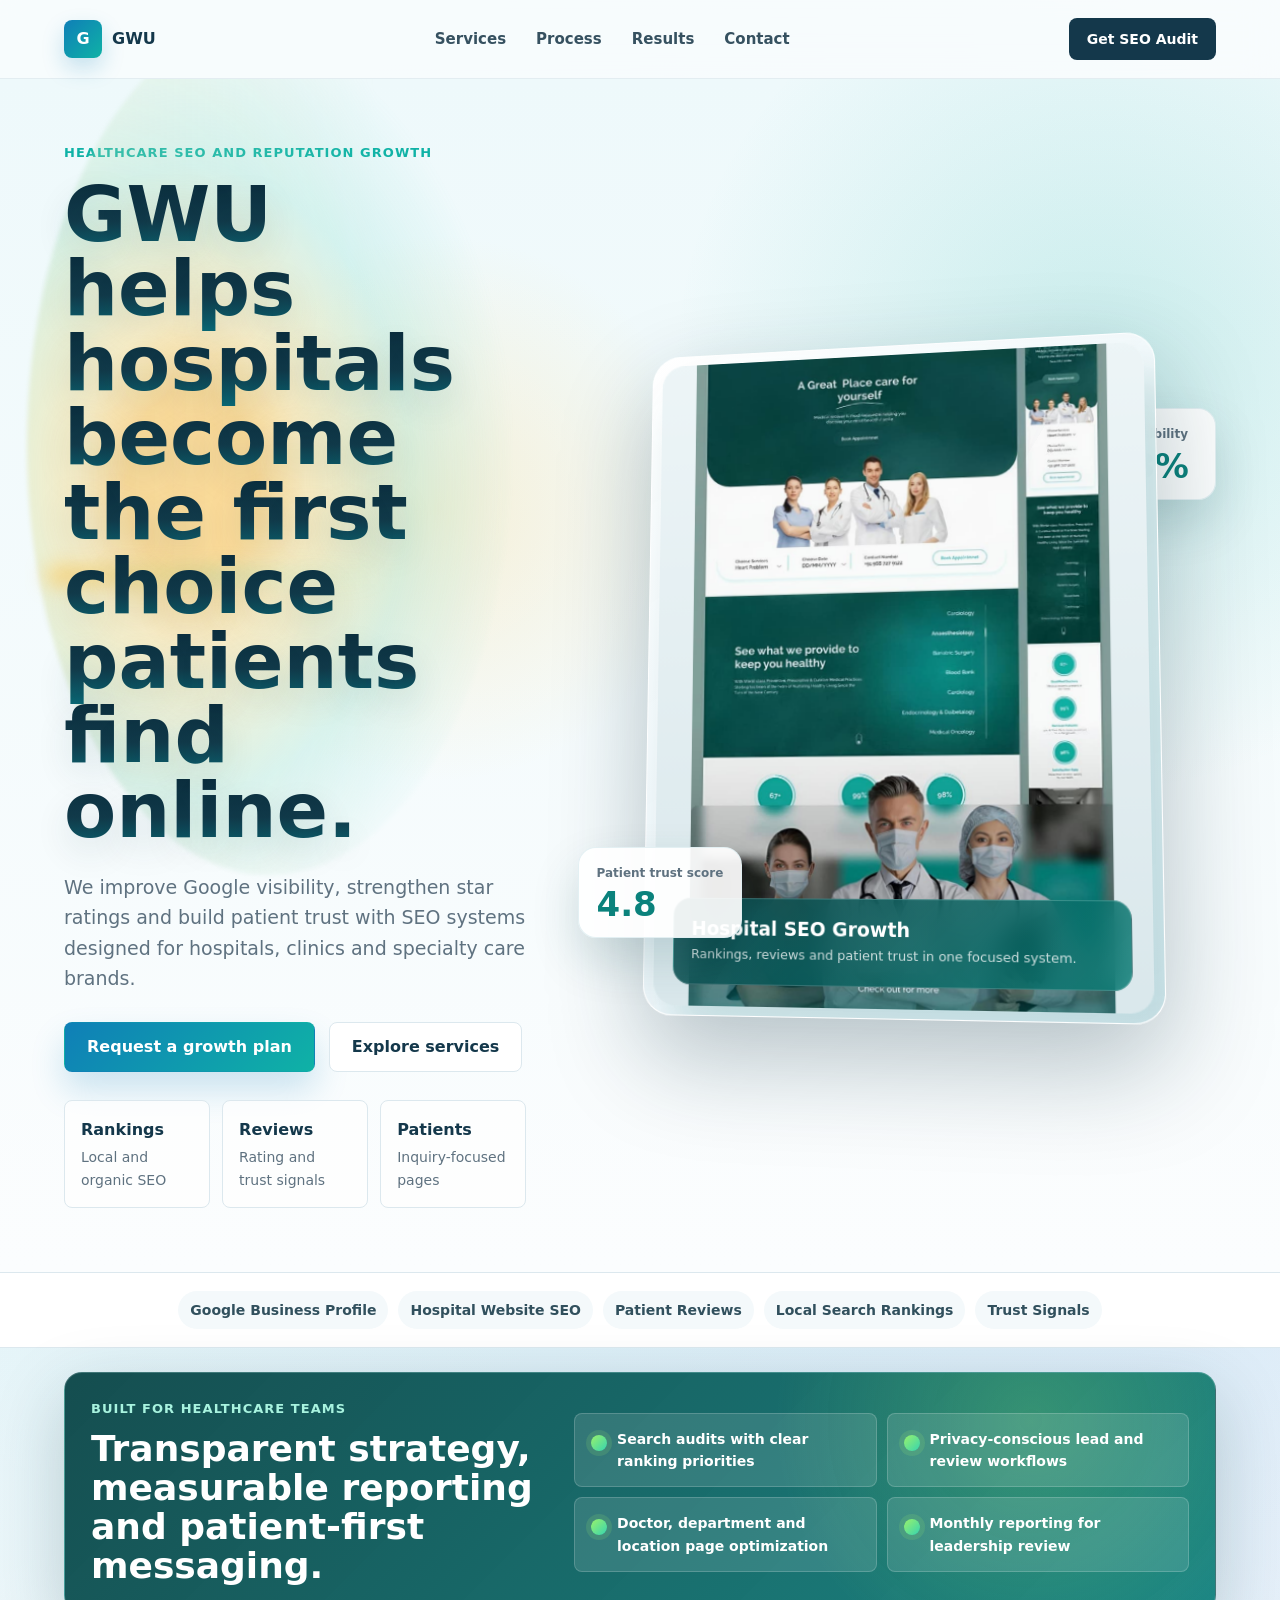
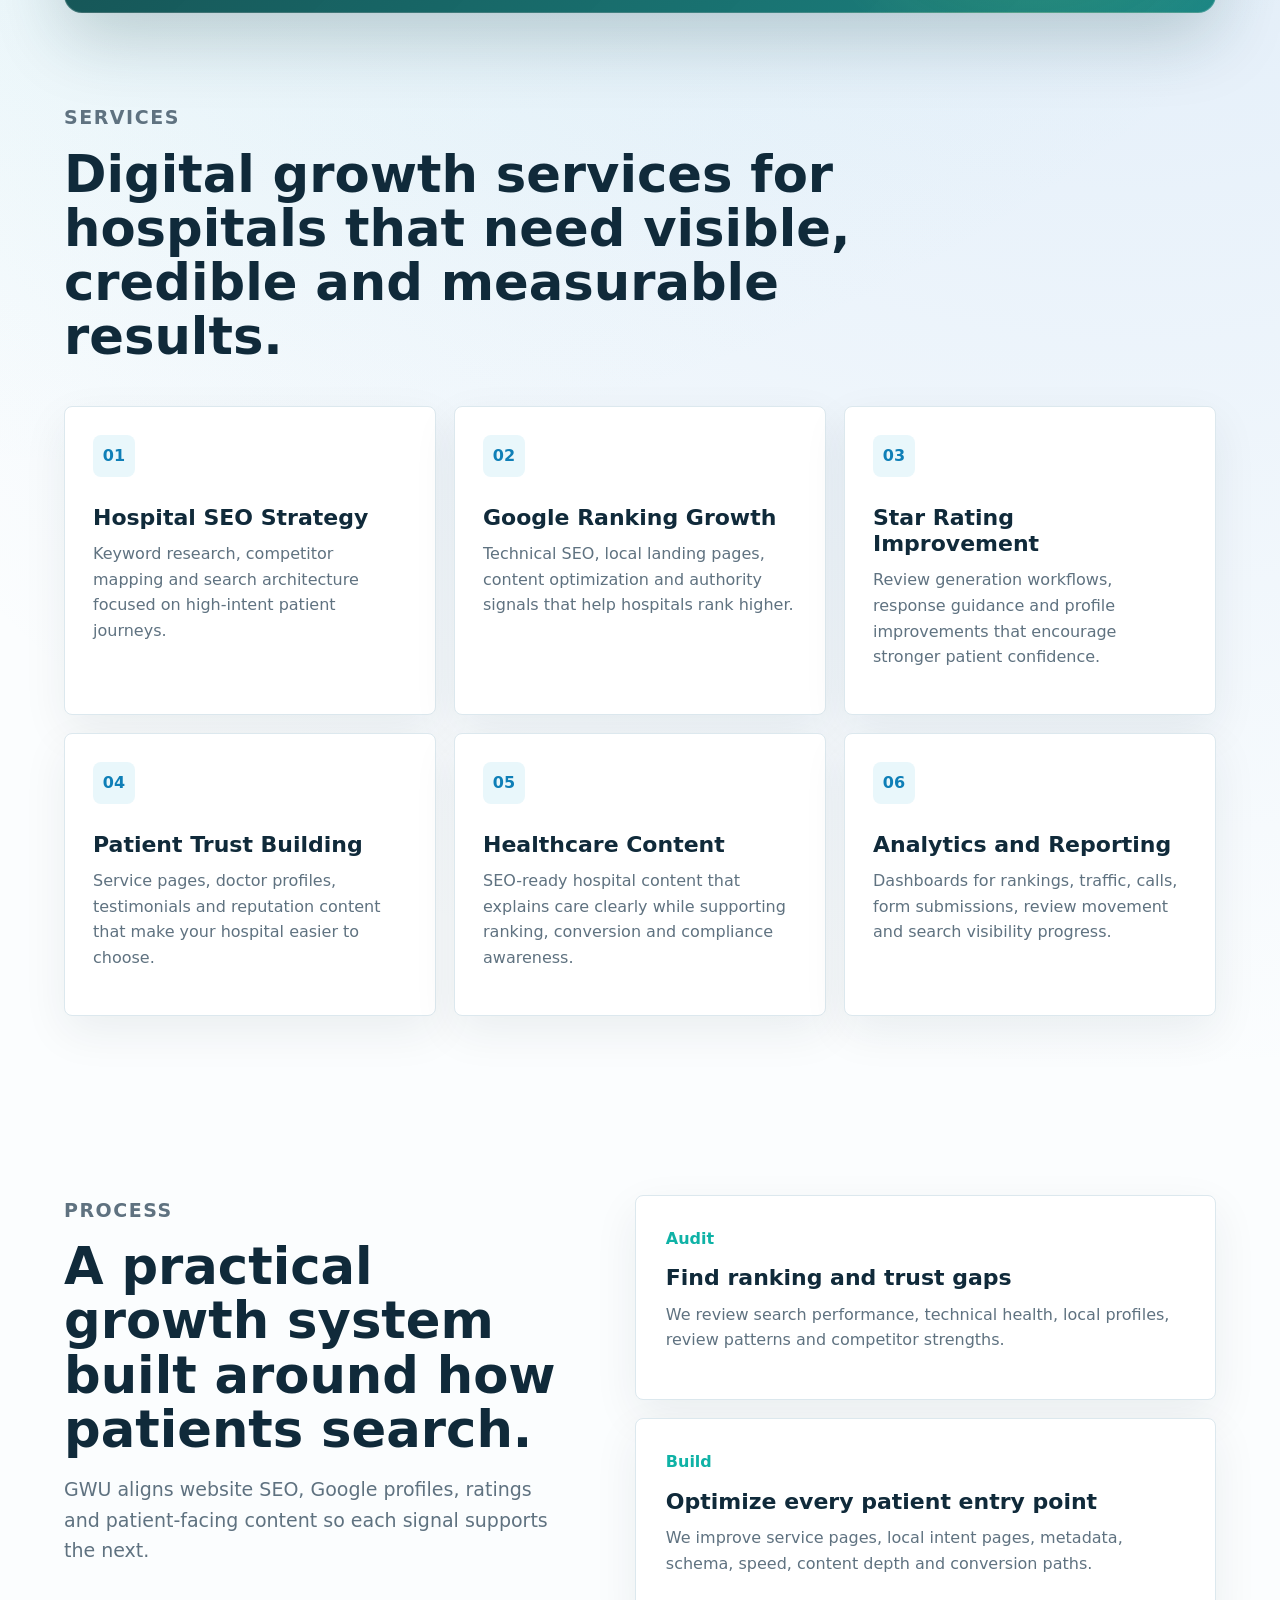
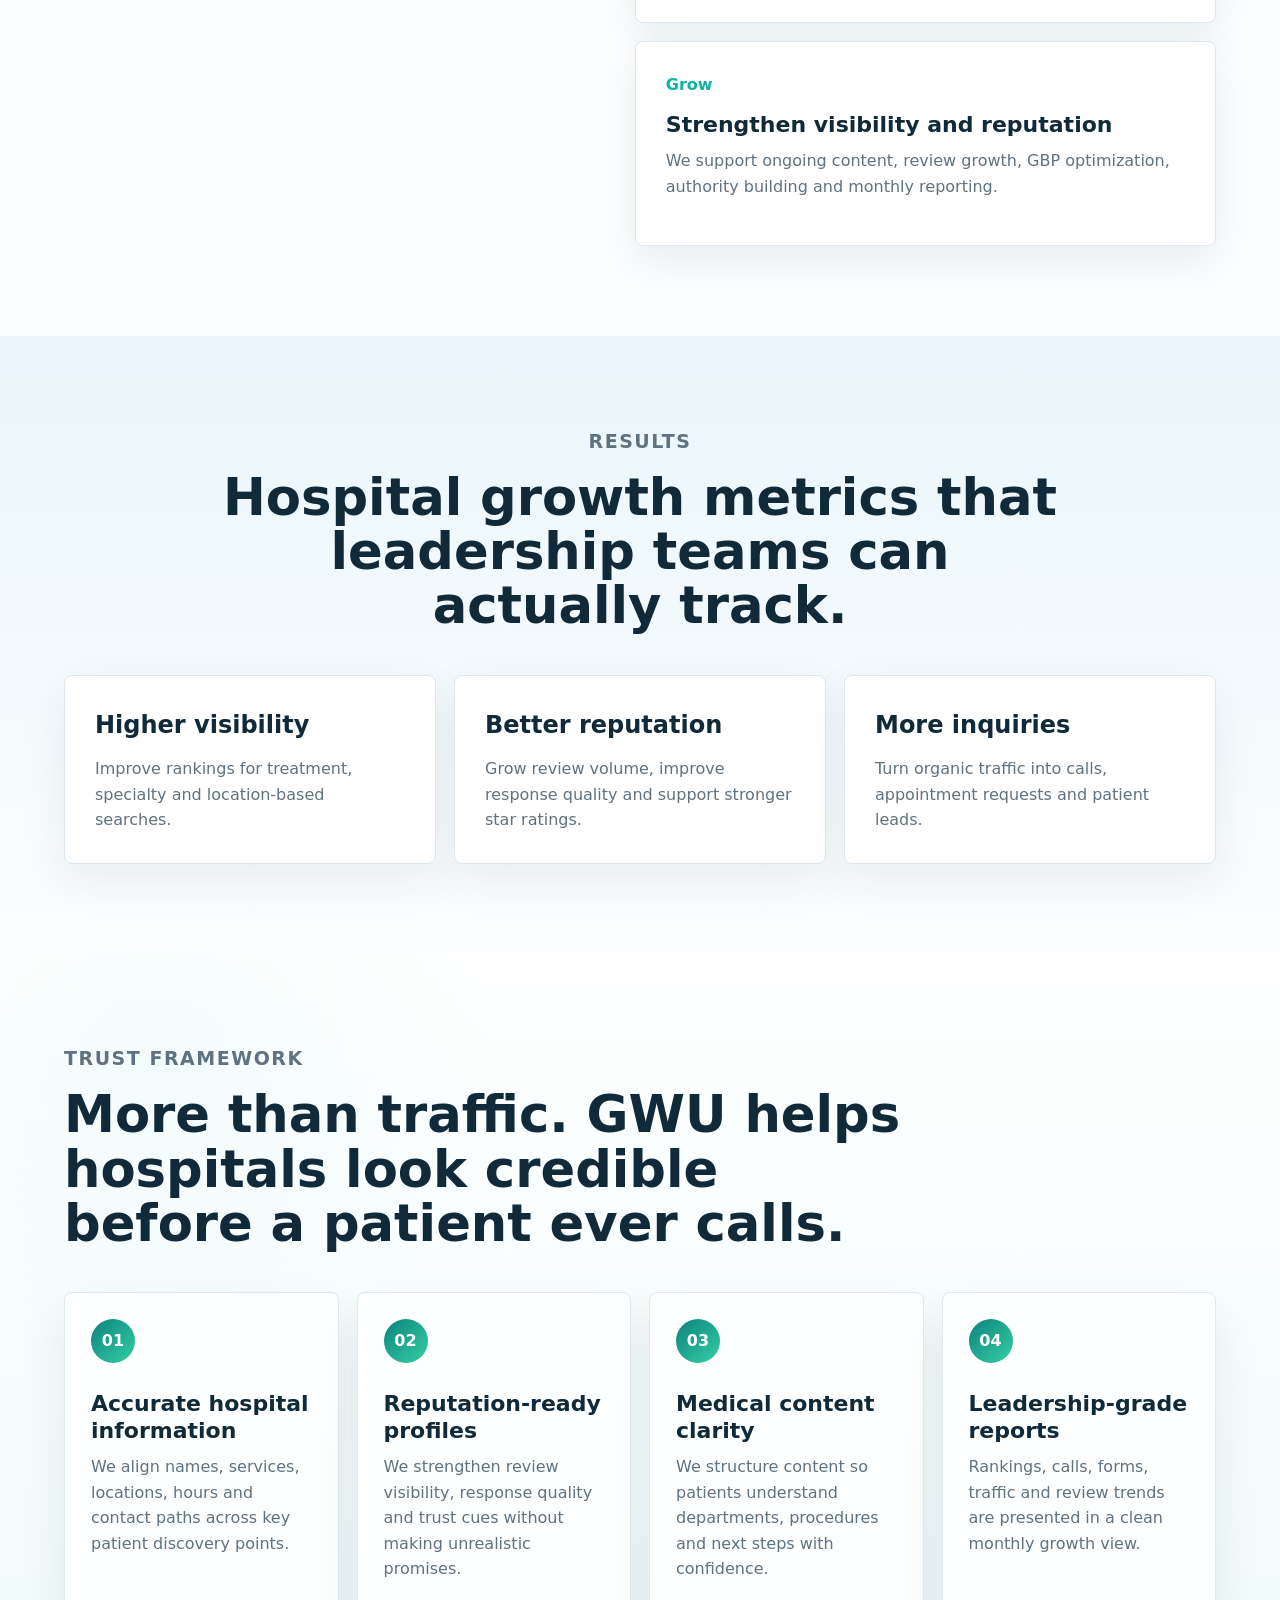
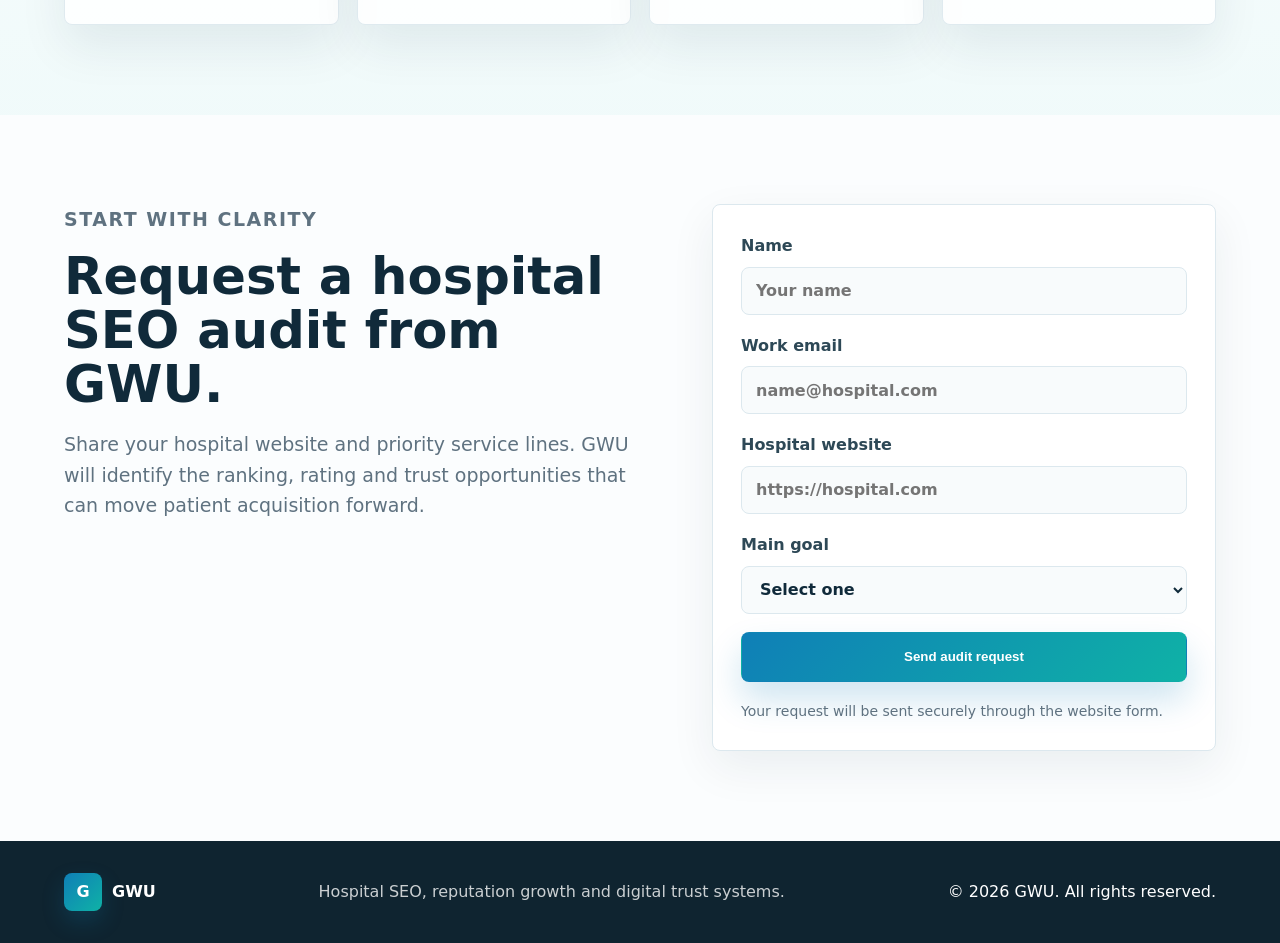
<file: index.html>
<!doctype html>
<html lang="en">
  <head>
    <meta charset="utf-8">
    <meta name="viewport" content="width=device-width, initial-scale=1">
    <title>GWU | Hospital SEO and Digital Growth Services</title>
    <meta name="description" content="GWU helps hospitals rank higher on Google, improve star ratings, strengthen patient trust and turn online visibility into measurable patient inquiries.">
    <meta name="keywords" content="hospital SEO, healthcare SEO, hospital digital marketing, Google ranking for hospitals, hospital reputation management, patient review management">
    <meta name="robots" content="index, follow">
    <meta name="author" content="GWU">
    <meta property="og:title" content="GWU | Hospital SEO and Digital Growth Services">
    <meta property="og:description" content="SEO, reputation and digital growth systems built for hospitals that want better rankings, better reviews and more patient trust.">
    <meta property="og:type" content="website">
    <meta property="og:image" content="assets/gwu-doctor-showcase-4k.jpeg">
    <meta name="twitter:card" content="summary_large_image">
    <link rel="canonical" href="/">
    <link rel="preload" href="assets/gwu-doctor-showcase-4k.jpeg" as="image">
    <link rel="preload" href="assets/gwu-hospital-growth.svg" as="image">
    <link rel="stylesheet" href="styles.css">
    <script type="application/ld+json">
      {
        "@context": "https://schema.org",
        "@type": "ProfessionalService",
        "name": "GWU",
        "description": "Digital growth and SEO services for hospitals, including search ranking improvement, review growth and patient trust building.",
        "areaServed": "Global",
        "serviceType": ["Hospital SEO", "Healthcare reputation management", "Local SEO", "Digital growth strategy"],
        "audience": {
          "@type": "Audience",
          "audienceType": "Hospitals and healthcare providers"
        },
        "url": "/"
      }
    </script>
  </head>
  <body>
    <header class="site-header" data-header>
      <a class="brand" href="#top" aria-label="GWU home">
        <span class="brand-mark">G</span>
        <span>GWU</span>
      </a>
      <button class="nav-toggle" type="button" aria-label="Open navigation" aria-expanded="false" data-nav-toggle>
        <span></span>
        <span></span>
      </button>
      <nav class="site-nav" data-nav>
        <a href="#services">Services</a>
        <a href="#process">Process</a>
        <a href="#results">Results</a>
        <a href="#contact">Contact</a>
      </nav>
      <a class="header-cta" href="#contact">Get SEO Audit</a>
    </header>

    <main id="top">
      <section class="hero section-band">
        <div class="hero-content">
          <p class="eyebrow">Healthcare SEO and reputation growth</p>
          <h1 class="sunrise-title"><span>GWU helps hospitals become the first choice patients find online.</span></h1>
          <p class="hero-copy">We improve Google visibility, strengthen star ratings and build patient trust with SEO systems designed for hospitals, clinics and specialty care brands.</p>
          <div class="hero-actions">
            <a class="button primary" href="#contact">Request a growth plan</a>
            <a class="button secondary" href="#services">Explore services</a>
          </div>
          <dl class="hero-metrics" aria-label="GWU growth focus">
            <div>
              <dt>Rankings</dt>
              <dd>Local and organic SEO</dd>
            </div>
            <div>
              <dt>Reviews</dt>
              <dd>Rating and trust signals</dd>
            </div>
            <div>
              <dt>Patients</dt>
              <dd>Inquiry-focused pages</dd>
            </div>
          </dl>
        </div>
        <div class="hero-visual clean-hero-visual" aria-label="3D navy healthcare website preview" data-tilt-stage>
          <figure class="clean-preview-card doctor-showcase-card doctor-showcase-4k">
            <img src="assets/gwu-doctor-showcase-4k.jpeg" alt="High clarity medical website preview with doctors and hospital service sections">
            <figcaption>
              <strong>Hospital SEO Growth</strong>
              <span>Rankings, reviews and patient trust in one focused system.</span>
            </figcaption>
          </figure>
          <div class="clean-stat clean-stat-top">
            <span>Google visibility</span>
            <strong>+68%</strong>
          </div>
          <div class="clean-stat clean-stat-bottom">
            <span>Patient trust score</span>
            <strong>4.8</strong>
          </div>
        </div>
      </section>

      <section class="trust-strip" aria-label="What GWU improves">
        <span>Google Business Profile</span>
        <span>Hospital Website SEO</span>
        <span>Patient Reviews</span>
        <span>Local Search Rankings</span>
        <span>Trust Signals</span>
      </section>

      <section class="credibility-panel" aria-label="Why hospitals can trust GWU">
        <div>
          <span>Built for healthcare teams</span>
          <strong>Transparent strategy, measurable reporting and patient-first messaging.</strong>
        </div>
        <ul>
          <li>Search audits with clear ranking priorities</li>
          <li>Privacy-conscious lead and review workflows</li>
          <li>Doctor, department and location page optimization</li>
          <li>Monthly reporting for leadership review</li>
        </ul>
      </section>

      <section class="section" id="services">
        <div class="section-heading">
          <p class="eyebrow">Services</p>
          <h2>Digital growth services for hospitals that need visible, credible and measurable results.</h2>
        </div>
        <div class="service-grid">
          <article class="service-card">
            <span class="card-icon">01</span>
            <h3>Hospital SEO Strategy</h3>
            <p>Keyword research, competitor mapping and search architecture focused on high-intent patient journeys.</p>
          </article>
          <article class="service-card">
            <span class="card-icon">02</span>
            <h3>Google Ranking Growth</h3>
            <p>Technical SEO, local landing pages, content optimization and authority signals that help hospitals rank higher.</p>
          </article>
          <article class="service-card">
            <span class="card-icon">03</span>
            <h3>Star Rating Improvement</h3>
            <p>Review generation workflows, response guidance and profile improvements that encourage stronger patient confidence.</p>
          </article>
          <article class="service-card">
            <span class="card-icon">04</span>
            <h3>Patient Trust Building</h3>
            <p>Service pages, doctor profiles, testimonials and reputation content that make your hospital easier to choose.</p>
          </article>
          <article class="service-card">
            <span class="card-icon">05</span>
            <h3>Healthcare Content</h3>
            <p>SEO-ready hospital content that explains care clearly while supporting ranking, conversion and compliance awareness.</p>
          </article>
          <article class="service-card">
            <span class="card-icon">06</span>
            <h3>Analytics and Reporting</h3>
            <p>Dashboards for rankings, traffic, calls, form submissions, review movement and search visibility progress.</p>
          </article>
        </div>
      </section>

      <section class="section split-section" id="process">
        <div class="section-heading sticky-heading">
          <p class="eyebrow">Process</p>
          <h2>A practical growth system built around how patients search.</h2>
          <p>GWU aligns website SEO, Google profiles, ratings and patient-facing content so each signal supports the next.</p>
        </div>
        <div class="process-list">
          <article>
            <span>Audit</span>
            <h3>Find ranking and trust gaps</h3>
            <p>We review search performance, technical health, local profiles, review patterns and competitor strengths.</p>
          </article>
          <article>
            <span>Build</span>
            <h3>Optimize every patient entry point</h3>
            <p>We improve service pages, local intent pages, metadata, schema, speed, content depth and conversion paths.</p>
          </article>
          <article>
            <span>Grow</span>
            <h3>Strengthen visibility and reputation</h3>
            <p>We support ongoing content, review growth, GBP optimization, authority building and monthly reporting.</p>
          </article>
        </div>
      </section>

      <section class="results section-band" id="results">
        <div class="section-heading centered">
          <p class="eyebrow">Results</p>
          <h2>Hospital growth metrics that leadership teams can actually track.</h2>
        </div>
        <div class="results-grid">
          <article>
            <strong>Higher visibility</strong>
            <span>Improve rankings for treatment, specialty and location-based searches.</span>
          </article>
          <article>
            <strong>Better reputation</strong>
            <span>Grow review volume, improve response quality and support stronger star ratings.</span>
          </article>
          <article>
            <strong>More inquiries</strong>
            <span>Turn organic traffic into calls, appointment requests and patient leads.</span>
          </article>
        </div>
      </section>

      <section class="section assurance-section" aria-label="GWU trust framework">
        <div class="section-heading">
          <p class="eyebrow">Trust Framework</p>
          <h2>More than traffic. GWU helps hospitals look credible before a patient ever calls.</h2>
        </div>
        <div class="assurance-grid">
          <article>
            <span>01</span>
            <h3>Accurate hospital information</h3>
            <p>We align names, services, locations, hours and contact paths across key patient discovery points.</p>
          </article>
          <article>
            <span>02</span>
            <h3>Reputation-ready profiles</h3>
            <p>We strengthen review visibility, response quality and trust cues without making unrealistic promises.</p>
          </article>
          <article>
            <span>03</span>
            <h3>Medical content clarity</h3>
            <p>We structure content so patients understand departments, procedures and next steps with confidence.</p>
          </article>
          <article>
            <span>04</span>
            <h3>Leadership-grade reports</h3>
            <p>Rankings, calls, forms, traffic and review trends are presented in a clean monthly growth view.</p>
          </article>
        </div>
      </section>

      <section class="section contact-section" id="contact">
        <div class="contact-copy">
          <p class="eyebrow">Start with clarity</p>
          <h2>Request a hospital SEO audit from GWU.</h2>
          <p>Share your hospital website and priority service lines. GWU will identify the ranking, rating and trust opportunities that can move patient acquisition forward.</p>
        </div>
        <form class="contact-form" name="seo-audit" method="POST" data-netlify="true" netlify-honeypot="bot-field" action="/thank-you.html" aria-label="Request a GWU SEO audit">
          <input type="hidden" name="form-name" value="seo-audit">
          <p class="hidden-field">
            <label>Leave this field empty <input name="bot-field"></label>
          </p>
          <label>
            Name
            <input type="text" name="name" placeholder="Your name" required>
          </label>
          <label>
            Work email
            <input type="email" name="email" placeholder="name@hospital.com" required>
          </label>
          <label>
            Hospital website
            <input type="url" name="website" placeholder="https://hospital.com" required>
          </label>
          <label>
            Main goal
            <select name="goal" required>
              <option value="">Select one</option>
              <option>Improve Google ranking</option>
              <option>Improve star ratings</option>
              <option>Increase patient inquiries</option>
              <option>Build a complete SEO plan</option>
            </select>
          </label>
          <button class="button primary" type="submit">Send audit request</button>
          <p class="form-note" data-form-note>Your request will be sent securely through the website form.</p>
        </form>
      </section>
    </main>

    <footer class="site-footer">
      <a class="brand" href="#top" aria-label="GWU home">
        <span class="brand-mark">G</span>
        <span>GWU</span>
      </a>
      <p>Hospital SEO, reputation growth and digital trust systems.</p>
      <span>© 2026 GWU. All rights reserved.</span>
    </footer>

    <script src="script.js"></script>
  </body>
</html>
</file>
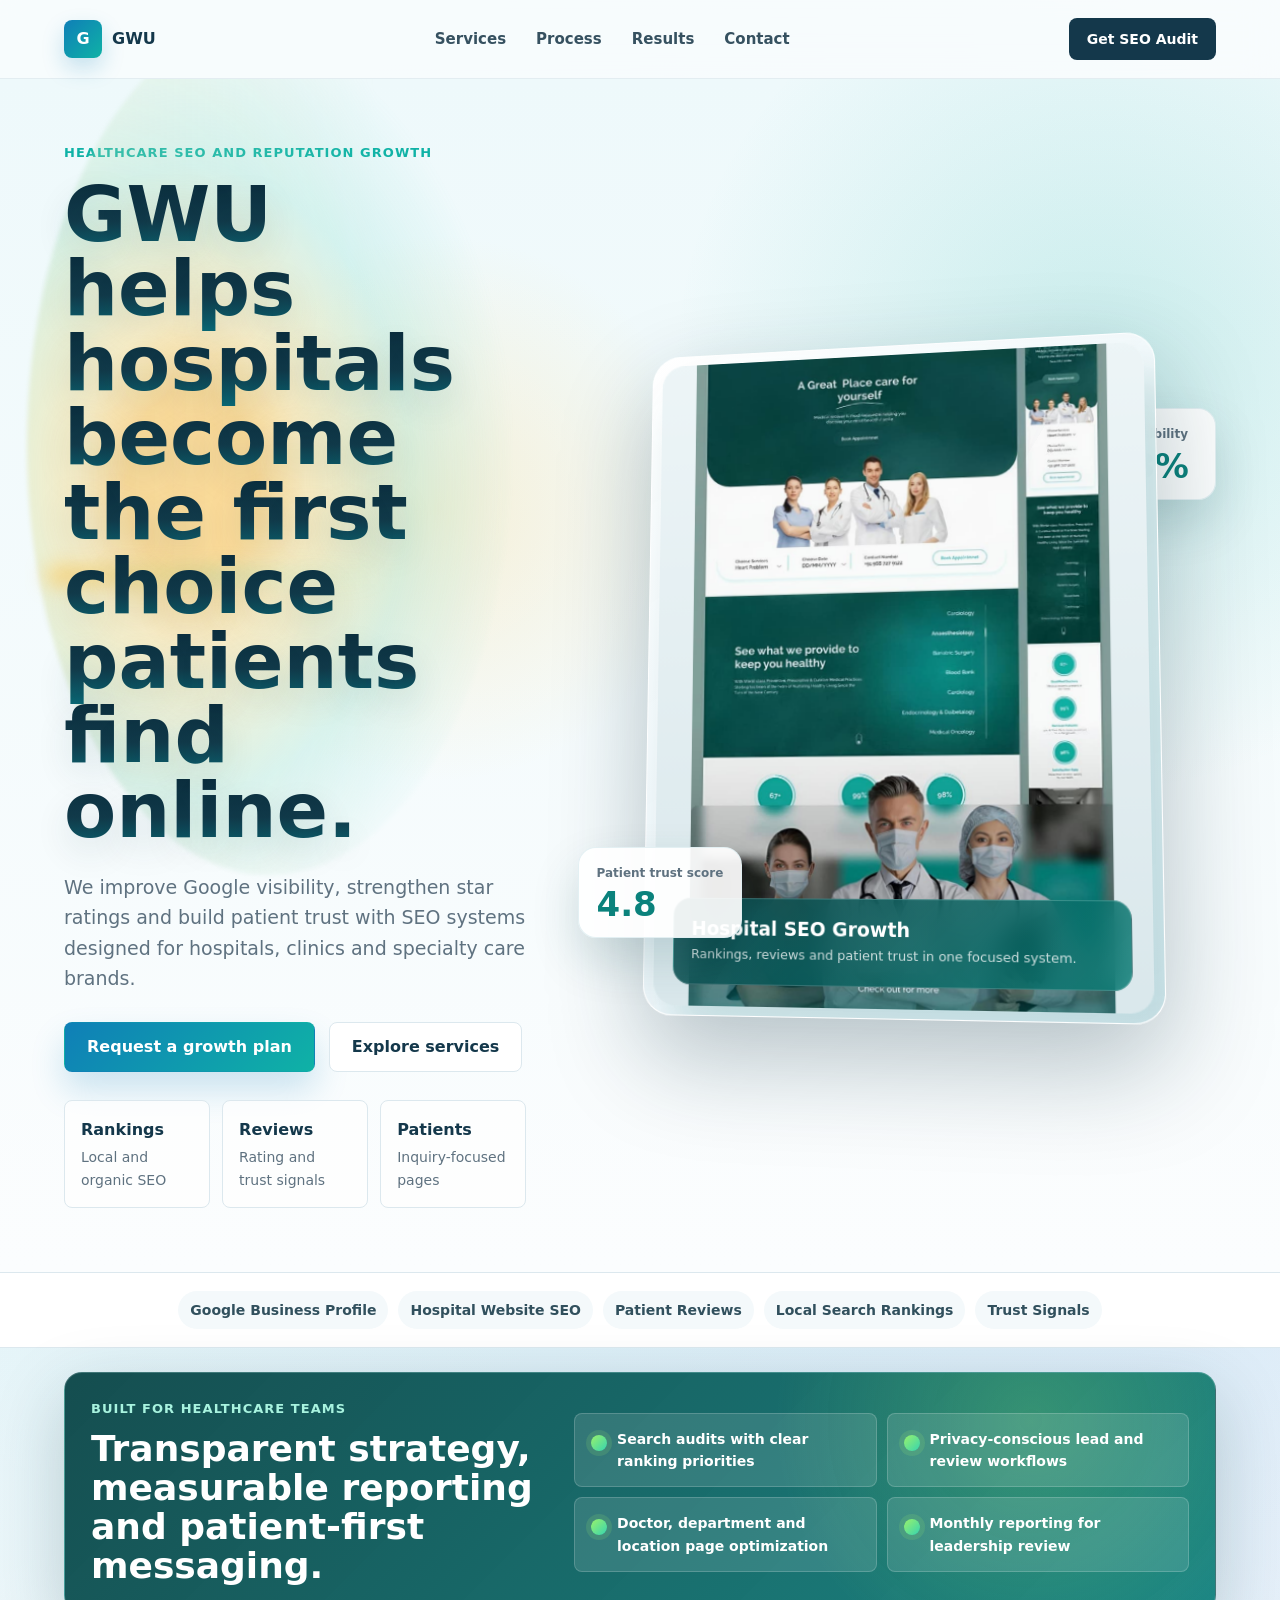
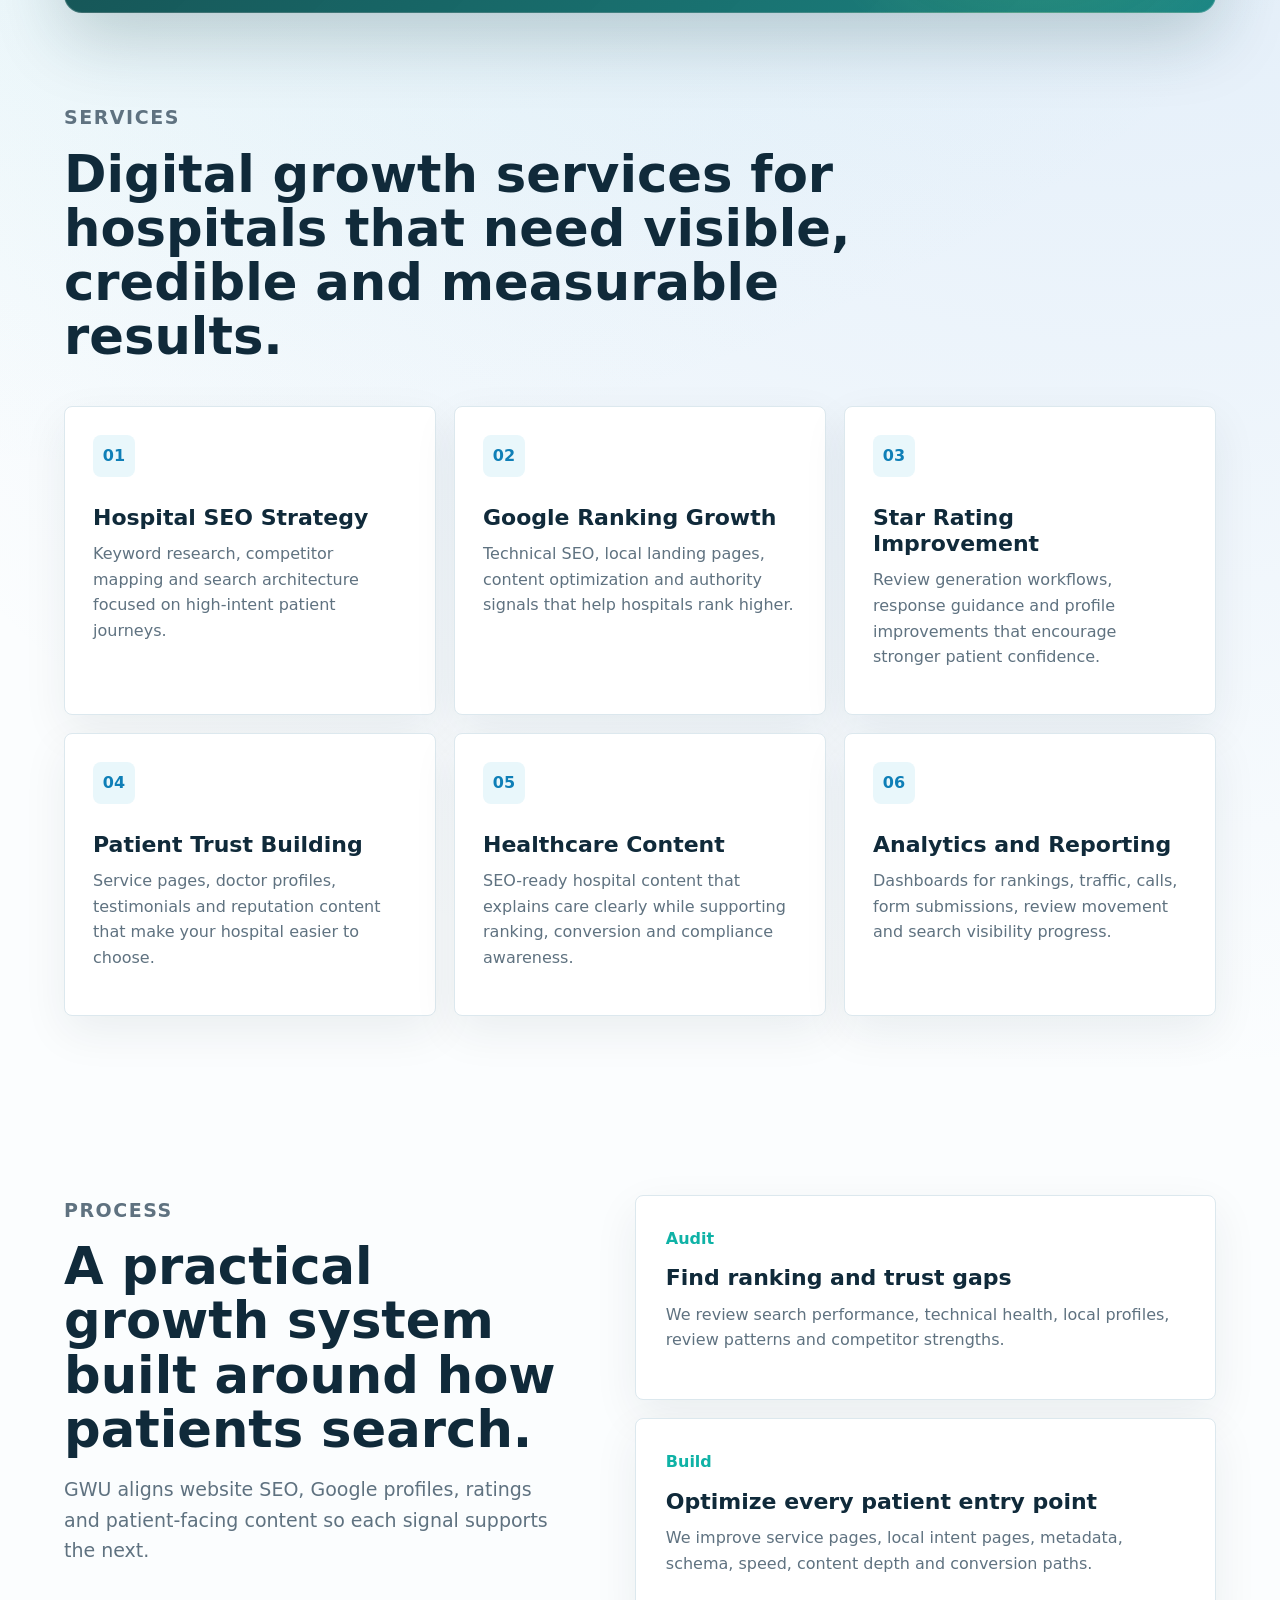
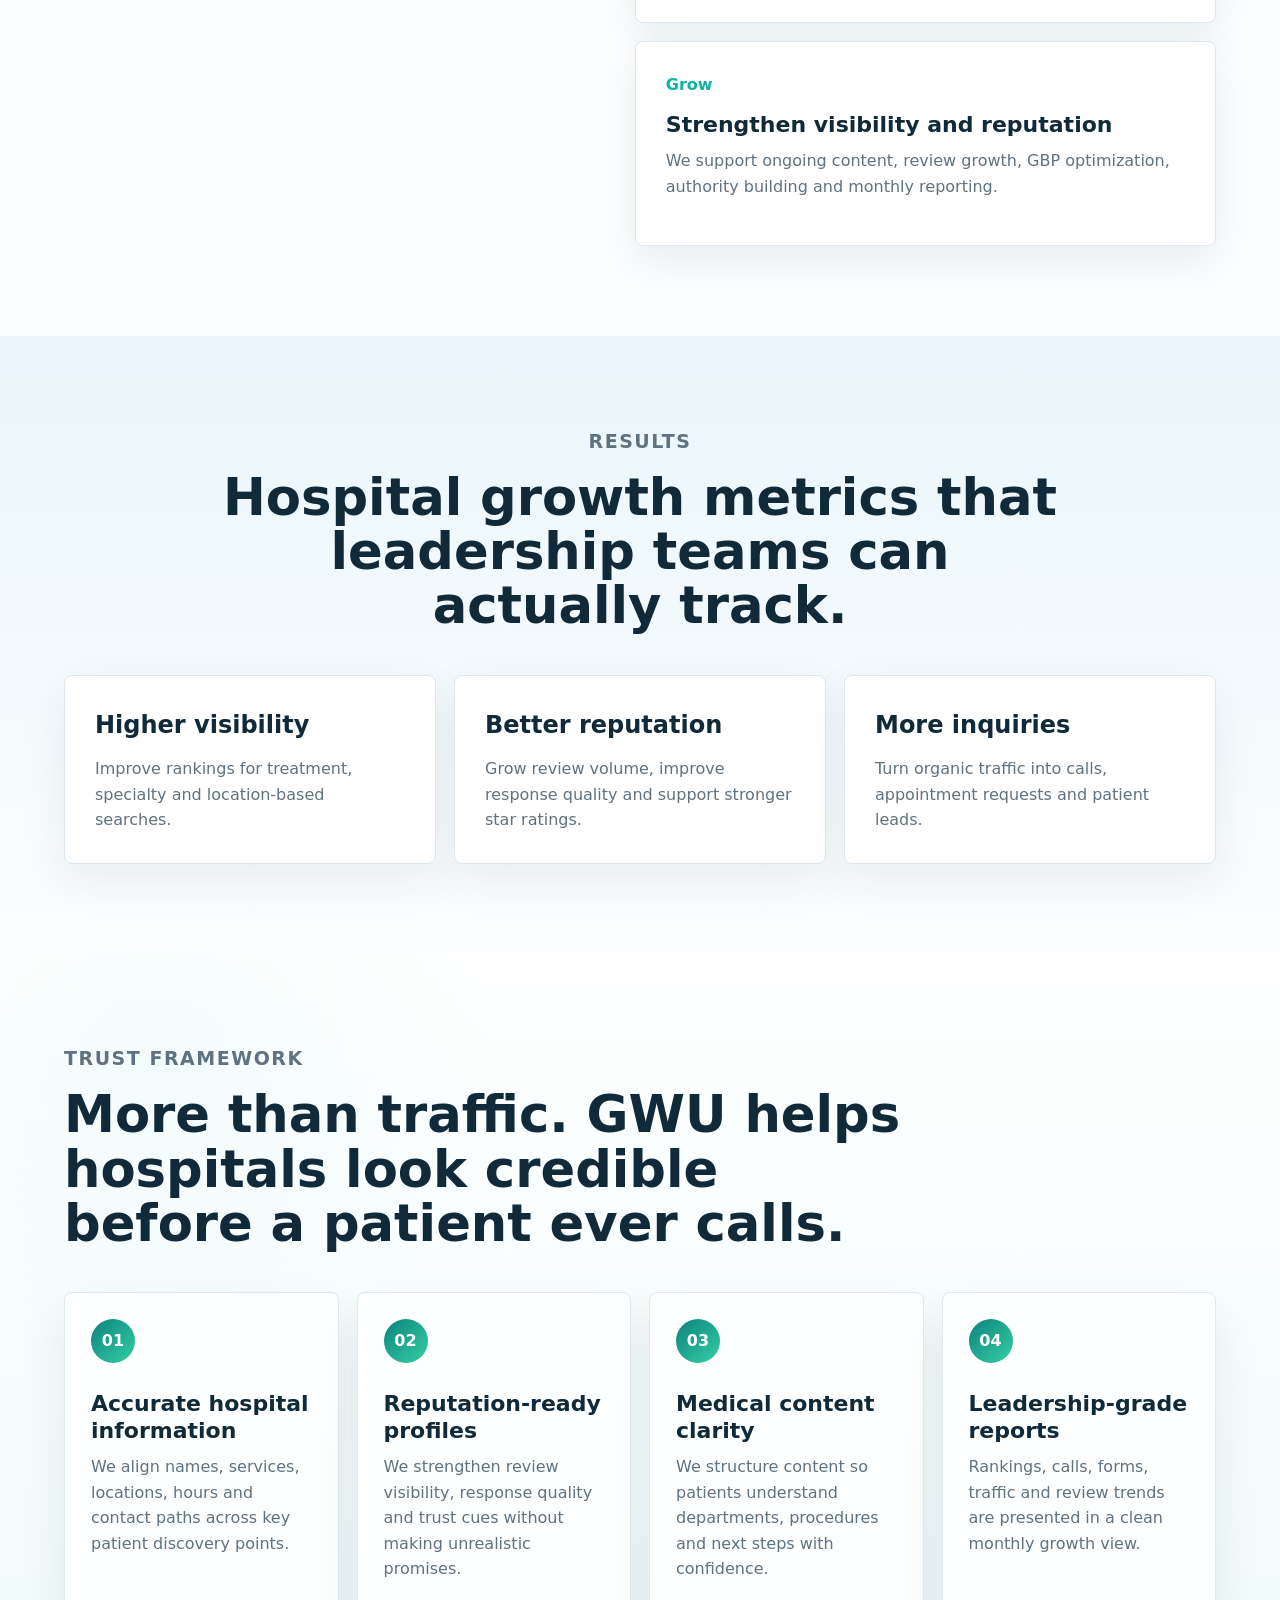
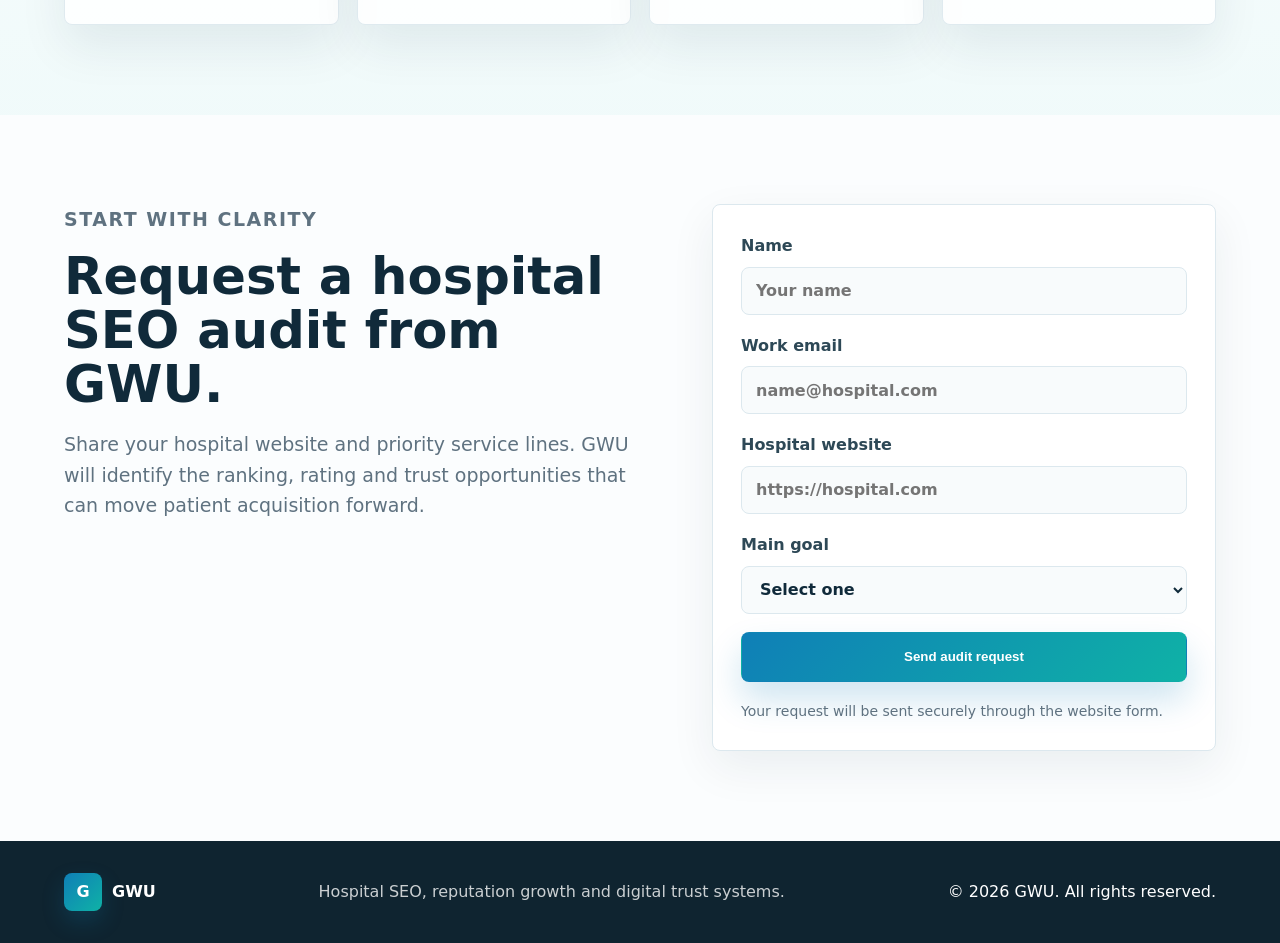
<file: finalGWU/index.html>
<!doctype html>
<html lang="en">
  <head>
    <meta charset="utf-8">
    <meta name="viewport" content="width=device-width, initial-scale=1">
    <title>GWU| Hospital SEO and Digital Growth Services</title>
    <meta name="description" content="GWU helps hospitals rank higher on Google, improve star ratings, strengthen patient trust and turn online visibility into measurable patient inquiries.">
    <meta name="keywords" content="hospital SEO, healthcare SEO, hospital digital marketing, Google ranking for hospitals, hospital reputation management, patient review management">
    <meta name="robots" content="index, follow">
    <meta name="author" content="GWU">
    <meta property="og:title" content="GWU | Hospital SEO and Digital Growth Services">
    <meta property="og:description" content="SEO, reputation and digital growth systems built for hospitals that want better rankings, better reviews and more patient trust.">
    <meta property="og:type" content="website">
    <meta property="og:image" content="assets/gwu-doctor-showcase-4k.jpeg">
    <meta name="twitter:card" content="summary_large_image">
    <link rel="canonical" href="/">
    <link rel="preload" href="assets/gwu-doctor-showcase-4k.jpeg" as="image">
    <link rel="preload" href="assets/gwu-hospital-growth.svg" as="image">
    <link rel="stylesheet" href="styles.css">
    <script type="application/ld+json">
      {
        "@context": "https://schema.org",
        "@type": "ProfessionalService",
        "name": "GWU",
        "description": "Digital growth and SEO services for hospitals, including search ranking improvement, review growth and patient trust building.",
        "areaServed": "Global",
        "serviceType": ["Hospital SEO", "Healthcare reputation management", "Local SEO", "Digital growth strategy"],
        "audience": {
          "@type": "Audience",
          "audienceType": "Hospitals and healthcare providers"
        },
        "url": "/"
      }
    </script>
  </head>
  <body>
    <header class="site-header" data-header>
      <a class="brand" href="#top" aria-label="GWU home">
        <span class="brand-mark">G</span>
        <span>GWU</span>
      </a>
      <button class="nav-toggle" type="button" aria-label="Open navigation" aria-expanded="false" data-nav-toggle>
        <span></span>
        <span></span>
      </button>
      <nav class="site-nav" data-nav>
        <a href="#services">Services</a>
        <a href="#process">Process</a>
        <a href="#results">Results</a>
        <a href="#contact">Contact</a>
      </nav>
      <a class="header-cta" href="#contact">Get SEO Audit</a>
    </header>

    <main id="top">
      <section class="hero section-band">
        <div class="hero-content">
          <p class="eyebrow">Healthcare SEO and reputation growth</p>
          <h1 class="sunrise-title"><span>GWU helps hospitals become the first choice patients find online.</span></h1>
          <p class="hero-copy">We improve Google visibility, strengthen star ratings and build patient trust with SEO systems designed for hospitals, clinics and specialty care brands.</p>
          <div class="hero-actions">
            <a class="button primary" href="#contact">Request a growth plan</a>
            <a class="button secondary" href="#services">Explore services</a>
          </div>
          <dl class="hero-metrics" aria-label="GWU growth focus">
            <div>
              <dt>Rankings</dt>
              <dd>Local and organic SEO</dd>
            </div>
            <div>
              <dt>Reviews</dt>
              <dd>Rating and trust signals</dd>
            </div>
            <div>
              <dt>Patients</dt>
              <dd>Inquiry-focused pages</dd>
            </div>
          </dl>
        </div>
        <div class="hero-visual clean-hero-visual" aria-label="3D navy healthcare website preview" data-tilt-stage>
          <figure class="clean-preview-card doctor-showcase-card doctor-showcase-4k">
            <img src="assets/gwu-doctor-showcase-4k.jpeg" alt="High clarity medical website preview with doctors and hospital service sections">
            <figcaption>
              <strong>Hospital SEO Growth</strong>
              <span>Rankings, reviews and patient trust in one focused system.</span>
            </figcaption>
          </figure>
          <div class="clean-stat clean-stat-top">
            <span>Google visibility</span>
            <strong>+68%</strong>
          </div>
          <div class="clean-stat clean-stat-bottom">
            <span>Patient trust score</span>
            <strong>4.8</strong>
          </div>
        </div>
      </section>

      <section class="trust-strip" aria-label="What GWU improves">
        <span>Google Business Profile</span>
        <span>Hospital Website SEO</span>
        <span>Patient Reviews</span>
        <span>Local Search Rankings</span>
        <span>Trust Signals</span>
      </section>

      <section class="credibility-panel" aria-label="Why hospitals can trust GWU">
        <div>
          <span>Built for healthcare teams</span>
          <strong>Transparent strategy, measurable reporting and patient-first messaging.</strong>
        </div>
        <ul>
          <li>Search audits with clear ranking priorities</li>
          <li>Privacy-conscious lead and review workflows</li>
          <li>Doctor, department and location page optimization</li>
          <li>Monthly reporting for leadership review</li>
        </ul>
      </section>

      <section class="section" id="services">
        <div class="section-heading">
          <p class="eyebrow">Services</p>
          <h2>Digital growth services for hospitals that need visible, credible and measurable results.</h2>
        </div>
        <div class="service-grid">
          <article class="service-card">
            <span class="card-icon">01</span>
            <h3>Hospital SEO Strategy</h3>
            <p>Keyword research, competitor mapping and search architecture focused on high-intent patient journeys.</p>
          </article>
          <article class="service-card">
            <span class="card-icon">02</span>
            <h3>Google Ranking Growth</h3>
            <p>Technical SEO, local landing pages, content optimization and authority signals that help hospitals rank higher.</p>
          </article>
          <article class="service-card">
            <span class="card-icon">03</span>
            <h3>Star Rating Improvement</h3>
            <p>Review generation workflows, response guidance and profile improvements that encourage stronger patient confidence.</p>
          </article>
          <article class="service-card">
            <span class="card-icon">04</span>
            <h3>Patient Trust Building</h3>
            <p>Service pages, doctor profiles, testimonials and reputation content that make your hospital easier to choose.</p>
          </article>
          <article class="service-card">
            <span class="card-icon">05</span>
            <h3>Healthcare Content</h3>
            <p>SEO-ready hospital content that explains care clearly while supporting ranking, conversion and compliance awareness.</p>
          </article>
          <article class="service-card">
            <span class="card-icon">06</span>
            <h3>Analytics and Reporting</h3>
            <p>Dashboards for rankings, traffic, calls, form submissions, review movement and search visibility progress.</p>
          </article>
        </div>
      </section>

      <section class="section split-section" id="process">
        <div class="section-heading sticky-heading">
          <p class="eyebrow">Process</p>
          <h2>A practical growth system built around how patients search.</h2>
          <p>GWU aligns website SEO, Google profiles, ratings and patient-facing content so each signal supports the next.</p>
        </div>
        <div class="process-list">
          <article>
            <span>Audit</span>
            <h3>Find ranking and trust gaps</h3>
            <p>We review search performance, technical health, local profiles, review patterns and competitor strengths.</p>
          </article>
          <article>
            <span>Build</span>
            <h3>Optimize every patient entry point</h3>
            <p>We improve service pages, local intent pages, metadata, schema, speed, content depth and conversion paths.</p>
          </article>
          <article>
            <span>Grow</span>
            <h3>Strengthen visibility and reputation</h3>
            <p>We support ongoing content, review growth, GBP optimization, authority building and monthly reporting.</p>
          </article>
        </div>
      </section>

      <section class="results section-band" id="results">
        <div class="section-heading centered">
          <p class="eyebrow">Results</p>
          <h2>Hospital growth metrics that leadership teams can actually track.</h2>
        </div>
        <div class="results-grid">
          <article>
            <strong>Higher visibility</strong>
            <span>Improve rankings for treatment, specialty and location-based searches.</span>
          </article>
          <article>
            <strong>Better reputation</strong>
            <span>Grow review volume, improve response quality and support stronger star ratings.</span>
          </article>
          <article>
            <strong>More inquiries</strong>
            <span>Turn organic traffic into calls, appointment requests and patient leads.</span>
          </article>
        </div>
      </section>

      <section class="section assurance-section" aria-label="GWU trust framework">
        <div class="section-heading">
          <p class="eyebrow">Trust Framework</p>
          <h2>More than traffic. GWU helps hospitals look credible before a patient ever calls.</h2>
        </div>
        <div class="assurance-grid">
          <article>
            <span>01</span>
            <h3>Accurate hospital information</h3>
            <p>We align names, services, locations, hours and contact paths across key patient discovery points.</p>
          </article>
          <article>
            <span>02</span>
            <h3>Reputation-ready profiles</h3>
            <p>We strengthen review visibility, response quality and trust cues without making unrealistic promises.</p>
          </article>
          <article>
            <span>03</span>
            <h3>Medical content clarity</h3>
            <p>We structure content so patients understand departments, procedures and next steps with confidence.</p>
          </article>
          <article>
            <span>04</span>
            <h3>Leadership-grade reports</h3>
            <p>Rankings, calls, forms, traffic and review trends are presented in a clean monthly growth view.</p>
          </article>
        </div>
      </section>

      <section class="section contact-section" id="contact">
        <div class="contact-copy">
          <p class="eyebrow">Start with clarity</p>
          <h2>Request a hospital SEO audit from GWU.</h2>
          <p>Share your hospital website and priority service lines. GWU will identify the ranking, rating and trust opportunities that can move patient acquisition forward.</p>
        </div>
        <form class="contact-form" name="seo-audit" method="POST" data-netlify="true" netlify-honeypot="bot-field" action="/thank-you.html" aria-label="Request a GWU SEO audit">
          <input type="hidden" name="form-name" value="seo-audit">
          <p class="hidden-field">
            <label>Leave this field empty <input name="bot-field"></label>
          </p>
          <label>
            Name
            <input type="text" name="name" placeholder="Your name" required>
          </label>
          <label>
            Work email
            <input type="email" name="email" placeholder="name@hospital.com" required>
          </label>
          <label>
            Hospital website
            <input type="url" name="website" placeholder="https://hospital.com" required>
          </label>
          <label>
            Main goal
            <select name="goal" required>
              <option value="">Select one</option>
              <option>Improve Google ranking</option>
              <option>Improve star ratings</option>
              <option>Increase patient inquiries</option>
              <option>Build a complete SEO plan</option>
            </select>
          </label>
          <button class="button primary" type="submit">Send audit request</button>
          <p class="form-note" data-form-note>Your request will be sent securely through the website form.</p>
        </form>
      </section>
    </main>

    <footer class="site-footer">
      <a class="brand" href="#top" aria-label="GWU home">
        <span class="brand-mark">G</span>
        <span>GWU</span>
      </a>
      <p>Hospital SEO, reputation growth and digital trust systems.</p>
      <span>© 2026 GWU. All rights reserved.</span>
    </footer>

    <script src="script.js"></script>
  </body>
</html>
</file>
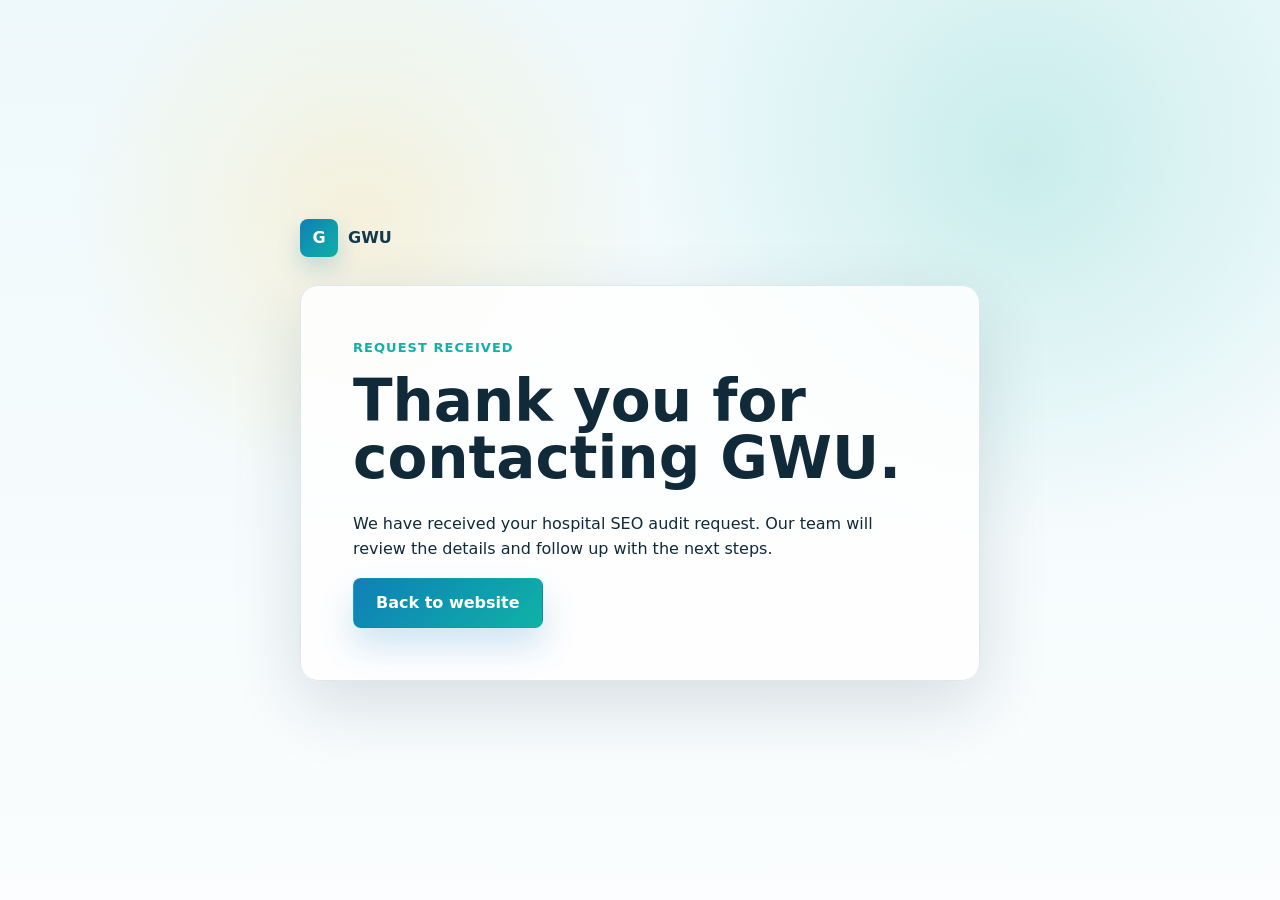
<file: thank-you.html>
<!doctype html>
<html lang="en">
  <head>
    <meta charset="utf-8">
    <meta name="viewport" content="width=device-width, initial-scale=1">
    <title>Thank You | GWU</title>
    <meta name="robots" content="noindex, follow">
    <link rel="stylesheet" href="styles.css">
  </head>
  <body class="thank-you-page">
    <main class="thank-you-shell">
      <a class="brand" href="/" aria-label="GWU home">
        <span class="brand-mark">G</span>
        <span>GWU</span>
      </a>
      <section class="thank-you-card">
        <p class="eyebrow">Request received</p>
        <h1>Thank you for contacting GWU.</h1>
        <p>We have received your hospital SEO audit request. Our team will review the details and follow up with the next steps.</p>
        <a class="button primary" href="/">Back to website</a>
      </section>
    </main>
  </body>
</html>
</file>
<file: styles.css>
:root {
  --ink: #102a3a;
  --muted: #5f7280;
  --line: #dce8ee;
  --paper: #ffffff;
  --wash: #f4f9fb;
  --blue: #0f7fb7;
  --teal: #0fb2a6;
  --green: #45d181;
  --navy: #14384b;
  --shadow: 0 24px 70px rgba(16, 42, 58, 0.14);
  --radius: 8px;
}

* {
  box-sizing: border-box;
}

html {
  scroll-behavior: smooth;
}

body {
  margin: 0;
  color: var(--ink);
  font-family: Inter, ui-sans-serif, system-ui, -apple-system, BlinkMacSystemFont, "Segoe UI", Arial, sans-serif;
  background:
    radial-gradient(circle at 12% 8%, rgba(91, 213, 205, 0.18), transparent 30%),
    radial-gradient(circle at 88% 18%, rgba(84, 151, 221, 0.2), transparent 34%),
    #fbfdfe;
  line-height: 1.6;
}

img {
  display: block;
  max-width: 100%;
}

a {
  color: inherit;
  text-decoration: none;
}

.site-header {
  position: sticky;
  top: 0;
  z-index: 20;
  display: grid;
  grid-template-columns: auto 1fr auto;
  align-items: center;
  gap: 28px;
  padding: 18px clamp(20px, 5vw, 72px);
  background: rgba(251, 253, 254, 0.86);
  border-bottom: 1px solid rgba(220, 232, 238, 0.72);
  backdrop-filter: blur(18px);
}

.brand {
  display: inline-flex;
  align-items: center;
  gap: 10px;
  font-weight: 850;
  letter-spacing: 0;
  color: var(--navy);
}

.brand-mark {
  display: grid;
  width: 38px;
  height: 38px;
  place-items: center;
  color: white;
  background: linear-gradient(135deg, var(--blue), var(--teal));
  border-radius: 8px;
  box-shadow: 0 10px 22px rgba(15, 127, 183, 0.22);
}

.site-nav {
  display: flex;
  justify-content: center;
  gap: 30px;
  color: #365160;
  font-weight: 650;
  font-size: 15px;
}

.site-nav a,
.header-cta {
  transition: color 180ms ease, background 180ms ease, border-color 180ms ease;
}

.site-nav a:hover {
  color: var(--blue);
}

.header-cta {
  display: inline-flex;
  align-items: center;
  justify-content: center;
  min-height: 42px;
  padding: 0 18px;
  color: white;
  background: var(--navy);
  border-radius: var(--radius);
  font-weight: 800;
  font-size: 14px;
}

.header-cta:hover {
  background: var(--blue);
}

.nav-toggle {
  display: none;
}

.section,
.section-band {
  padding: clamp(64px, 7vw, 96px) clamp(20px, 5vw, 72px);
}

.section-band {
  background: linear-gradient(180deg, #eaf6fb, #fbfdfe);
}

.hero {
  position: relative;
  isolation: isolate;
  display: grid;
  grid-template-columns: minmax(0, 0.84fr) minmax(420px, 1.16fr);
  align-items: center;
  gap: clamp(30px, 4vw, 56px);
  min-height: calc(100vh - 76px);
  padding-top: clamp(44px, 5vw, 72px);
  padding-bottom: clamp(44px, 5vw, 72px);
  overflow: hidden;
}

.hero::before {
  content: "";
  position: absolute;
  inset: 0;
  z-index: -2;
  background:
    radial-gradient(circle at 34% 36%, rgba(255, 211, 118, 0.28), transparent 24%),
    radial-gradient(circle at 86% 24%, rgba(22, 178, 166, 0.18), transparent 30%),
    linear-gradient(180deg, #eef9fb, #fbfdfe);
  opacity: 1;
}

.hero::after {
  content: "";
  position: absolute;
  inset: auto 0 0;
  z-index: -1;
  height: 180px;
  background: linear-gradient(0deg, #fbfdfe, rgba(251, 253, 254, 0));
}

.eyebrow {
  margin: 0 0 14px;
  color: var(--teal);
  font-weight: 850;
  text-transform: uppercase;
  letter-spacing: 0.08em;
  font-size: 13px;
}

h1,
h2,
h3,
p {
  margin-top: 0;
}

h1 {
  position: relative;
  max-width: 760px;
  margin-bottom: 24px;
  font-size: clamp(44px, 6vw, 76px);
  line-height: 0.98;
  letter-spacing: 0;
}

.sunrise-title {
  isolation: isolate;
}

.sunrise-title::before {
  content: "";
  position: absolute;
  left: -8%;
  right: 3%;
  top: -24%;
  height: 128%;
  z-index: -2;
  background:
    radial-gradient(ellipse at 34% 54%, rgba(255, 202, 102, 0.62) 0 14%, rgba(255, 224, 143, 0.42) 25%, rgba(67, 207, 184, 0.16) 48%, transparent 72%),
    linear-gradient(90deg, rgba(255, 237, 184, 0.22), transparent 72%);
  border-radius: 50%;
  filter: blur(2px);
}

.sunrise-title::after {
  content: "";
  position: absolute;
  left: -4%;
  top: 58%;
  width: 74%;
  height: 18px;
  z-index: -1;
  background: linear-gradient(90deg, rgba(255, 196, 76, 0.72), rgba(50, 204, 172, 0.18), transparent);
  border-radius: 999px;
  filter: blur(10px);
}

.sunrise-title span {
  background: linear-gradient(180deg, #092a3a 0%, #123b4b 58%, #0a6c79 100%);
  -webkit-background-clip: text;
  background-clip: text;
  color: transparent;
  text-shadow: 0 14px 34px rgba(9, 56, 67, 0.12);
}

h2 {
  margin-bottom: 18px;
  font-size: clamp(32px, 4vw, 52px);
  line-height: 1.06;
  letter-spacing: 0;
}

h3 {
  margin-bottom: 10px;
  font-size: 22px;
  line-height: 1.2;
}

.hero-copy,
.section-heading p,
.contact-copy p {
  max-width: 660px;
  color: var(--muted);
  font-size: 19px;
}

.hero-actions {
  display: flex;
  flex-wrap: wrap;
  gap: 14px;
  margin: 28px 0;
}

.button {
  display: inline-flex;
  align-items: center;
  justify-content: center;
  min-height: 50px;
  padding: 0 22px;
  border: 1px solid transparent;
  border-radius: var(--radius);
  font-weight: 850;
  cursor: pointer;
}

.button.primary {
  color: white;
  background: linear-gradient(135deg, var(--blue), var(--teal));
  box-shadow: 0 18px 34px rgba(15, 127, 183, 0.2);
}

.button.secondary {
  color: var(--navy);
  background: white;
  border-color: var(--line);
}

.hero-metrics {
  display: grid;
  grid-template-columns: repeat(3, minmax(0, 1fr));
  gap: 12px;
  margin: 0;
}

.hero-metrics div {
  padding: 16px;
  background: rgba(255, 255, 255, 0.72);
  border: 1px solid var(--line);
  border-radius: var(--radius);
}

.hero-metrics dt {
  font-weight: 900;
  color: var(--navy);
}

.hero-metrics dd {
  margin: 4px 0 0;
  color: var(--muted);
  font-size: 14px;
}

.hero-visual {
  position: relative;
  min-height: 620px;
  perspective: 1600px;
  transform-style: preserve-3d;
}

.clean-hero-visual {
  display: grid;
  place-items: center;
  position: relative;
}

.clean-preview-card {
  position: relative;
  width: min(100%, 470px);
  margin: 0;
  padding: 12px;
  background: rgba(255, 255, 255, 0.84);
  border: 1px solid rgba(255, 255, 255, 0.9);
  border-radius: 30px;
  box-shadow: 0 34px 90px rgba(11, 69, 72, 0.24);
  transform: rotateX(6deg) rotateY(-10deg) translateZ(0);
  transform-style: preserve-3d;
  transition: transform 260ms ease, box-shadow 260ms ease;
  backdrop-filter: blur(18px);
}

.clean-preview-card::before {
  content: "";
  position: absolute;
  inset: 44px -24px -24px 28px;
  z-index: -1;
  background: rgba(18, 119, 116, 0.18);
  border-radius: 34px;
  filter: blur(22px);
}

.clean-preview-card img {
  width: 100%;
  height: 540px;
  object-fit: cover;
  object-position: center top;
  border-radius: 22px;
}

.navy-doctor-card {
  overflow: hidden;
  background: linear-gradient(145deg, rgba(255, 255, 255, 0.92), rgba(219, 231, 244, 0.88));
  box-shadow: 0 34px 90px rgba(4, 24, 48, 0.28);
}

.navy-doctor-card::after {
  content: "";
  position: absolute;
  inset: 12px;
  pointer-events: none;
  background:
    linear-gradient(180deg, rgba(3, 22, 50, 0.5), rgba(6, 30, 68, 0.22) 42%, rgba(4, 19, 43, 0.52)),
    radial-gradient(circle at 52% 72%, rgba(255, 255, 255, 0.1), transparent 28%);
  border-radius: 22px;
  mix-blend-mode: multiply;
  transform: translateZ(10px);
}

.navy-doctor-card img {
  filter: saturate(0.72) hue-rotate(165deg) brightness(0.86) contrast(1.08);
  transform: translateZ(22px) scale(1.015);
  transition: transform 260ms ease, filter 260ms ease;
}

.navy-doctor-card figcaption {
  z-index: 2;
  background: linear-gradient(135deg, rgba(5, 24, 53, 0.92), rgba(9, 46, 93, 0.84));
  transform: translateZ(54px);
}

.doctor-showcase-card {
  overflow: hidden;
  background: linear-gradient(145deg, rgba(255, 255, 255, 0.94), rgba(226, 239, 246, 0.9));
  box-shadow: 0 38px 100px rgba(4, 40, 54, 0.28);
}

.doctor-showcase-4k {
  width: min(100%, 520px);
  padding: 14px;
}

.doctor-showcase-card img {
  filter: saturate(0.96) brightness(0.98) contrast(1.02);
  transform: translateZ(22px) scale(1.015);
  transition: transform 260ms ease, filter 260ms ease;
}

.doctor-showcase-4k img {
  height: min(72vh, 720px);
  object-fit: contain;
  background: linear-gradient(180deg, #eff8fa, #dcebef);
}

.doctor-showcase-card figcaption {
  z-index: 2;
  background: linear-gradient(135deg, rgba(8, 63, 68, 0.9), rgba(10, 111, 105, 0.82));
  transform: translateZ(54px);
}

.clean-preview-card figcaption {
  position: absolute;
  left: 30px;
  right: 30px;
  bottom: 30px;
  display: grid;
  gap: 4px;
  padding: 18px;
  color: white;
  background: linear-gradient(135deg, rgba(12, 73, 76, 0.88), rgba(8, 124, 117, 0.82));
  border: 1px solid rgba(255, 255, 255, 0.18);
  border-radius: 18px;
  backdrop-filter: blur(12px);
}

.clean-preview-card figcaption strong {
  font-size: 19px;
  line-height: 1.2;
}

.clean-preview-card figcaption span {
  color: rgba(255, 255, 255, 0.78);
  font-size: 13px;
}

.clean-stat {
  position: absolute;
  display: grid;
  gap: 4px;
  min-width: 156px;
  padding: 16px 18px;
  background: rgba(255, 255, 255, 0.92);
  border: 1px solid rgba(224, 239, 242, 0.9);
  border-radius: 18px;
  box-shadow: 0 22px 48px rgba(14, 74, 79, 0.16);
}

.clean-stat span {
  color: var(--muted);
  font-size: 12px;
  font-weight: 850;
}

.clean-stat strong {
  color: #0b827c;
  font-size: 34px;
  line-height: 1;
}

.clean-stat-top {
  right: 0;
  top: 72px;
}

.clean-stat-bottom {
  left: 0;
  bottom: 76px;
}

.depth-word {
  position: absolute;
  inset: -56px auto auto 12px;
  color: rgba(14, 57, 78, 0.08);
  font-size: clamp(112px, 13vw, 190px);
  font-weight: 950;
  line-height: 1;
  letter-spacing: 0;
  transform: translateZ(-180px);
  user-select: none;
}

.medical-scene {
  position: absolute;
  inset: 18px 0 0;
  transform-style: preserve-3d;
  transform: rotateX(9deg) rotateY(-13deg) rotateZ(1deg);
  transition: transform 300ms ease;
}

.browser-panel,
.phone-panel,
.floating-card,
.scene-label {
  box-shadow: 0 32px 70px rgba(19, 54, 70, 0.2);
}

.browser-panel {
  position: absolute;
  left: 30px;
  top: 0;
  width: min(92%, 720px);
  min-height: 560px;
  overflow: hidden;
  background: linear-gradient(145deg, rgba(255, 255, 255, 0.92), rgba(226, 244, 249, 0.9));
  border: 1px solid rgba(255, 255, 255, 0.72);
  border-radius: 26px;
  transform: translateZ(40px);
  backdrop-filter: blur(18px);
}

.browser-panel::before {
  content: "";
  position: absolute;
  inset: -1px;
  pointer-events: none;
  background:
    linear-gradient(135deg, rgba(255, 255, 255, 0.8), transparent 35%),
    radial-gradient(circle at 76% 28%, rgba(64, 214, 174, 0.24), transparent 28%);
}

.browser-top {
  position: relative;
  z-index: 1;
  display: flex;
  align-items: center;
  gap: 10px;
  height: 66px;
  padding: 0 24px;
  background: rgba(255, 255, 255, 0.68);
  border-bottom: 1px solid rgba(208, 228, 236, 0.82);
}

.browser-top span {
  width: 12px;
  height: 12px;
  border-radius: 50%;
  background: #89d9e7;
}

.browser-top span:nth-child(2) {
  background: #68dea0;
}

.browser-top span:nth-child(3) {
  background: #1b8cbd;
}

.browser-top strong {
  margin-left: 12px;
  color: #426171;
  font-size: 13px;
}

.browser-grid {
  position: relative;
  z-index: 1;
  display: grid;
  grid-template-columns: 1.05fr 0.95fr;
  gap: 18px;
  padding: 28px;
}

.headline-block {
  min-height: 240px;
  padding: 28px;
  color: white;
  background: linear-gradient(145deg, rgba(19, 137, 183, 0.9), rgba(47, 205, 172, 0.78));
  border-radius: 22px;
}

.headline-block .pill {
  display: inline-flex;
  margin-bottom: 18px;
  padding: 8px 12px;
  color: #0d4857;
  background: rgba(255, 255, 255, 0.8);
  border-radius: 999px;
  font-size: 12px;
  font-weight: 900;
}

.headline-block h2 {
  max-width: 300px;
  margin-bottom: 12px;
  color: white;
  font-size: 42px;
}

.headline-block p {
  color: rgba(255, 255, 255, 0.84);
}

.headline-block a {
  display: inline-flex;
  margin-top: 10px;
  padding: 10px 14px;
  color: #0f3950;
  background: white;
  border-radius: 999px;
  font-weight: 900;
  font-size: 13px;
}

.doctor-orb {
  position: relative;
  display: grid;
  min-height: 240px;
  place-items: center;
  background:
    radial-gradient(circle at 50% 36%, #ffffff 0 18%, transparent 19%),
    radial-gradient(circle at 50% 48%, #bdeef7 0 38%, #eefbff 39% 62%, transparent 63%);
  border-radius: 28px;
  overflow: hidden;
}

.doctor-face {
  width: 82px;
  height: 82px;
  margin-top: -42px;
  background: linear-gradient(#f7c7a4, #eaa37c);
  border-radius: 50%;
  box-shadow: 0 -22px 0 -8px #263f4b;
}

.doctor-coat {
  position: absolute;
  bottom: 22px;
  width: 140px;
  height: 118px;
  background: linear-gradient(90deg, #f5fbff 0 46%, #d8edf5 47% 52%, #ffffff 53%);
  border-radius: 34px 34px 18px 18px;
}

.organ-card,
.hospital-card {
  min-height: 140px;
  background: rgba(255, 255, 255, 0.8);
  border: 1px solid rgba(213, 232, 239, 0.9);
  border-radius: 20px;
}

.organ-card {
  position: relative;
  display: grid;
  align-content: end;
  padding: 18px;
  overflow: hidden;
}

.organ-card span,
.hospital-card span {
  position: relative;
  z-index: 1;
  color: #38586a;
  font-size: 13px;
  font-weight: 900;
}

.organ-card i {
  position: absolute;
  left: 50%;
  top: 16px;
  width: 92px;
  height: 92px;
  transform: translateX(-50%);
  filter: drop-shadow(0 18px 22px rgba(17, 80, 101, 0.18));
}

.lungs i {
  background:
    radial-gradient(ellipse at 28% 52%, rgba(113, 215, 231, 0.78) 0 34%, transparent 36%),
    radial-gradient(ellipse at 72% 52%, rgba(113, 215, 231, 0.78) 0 34%, transparent 36%),
    linear-gradient(#147fb2, #147fb2);
  background-size: 100% 100%, 100% 100%, 8px 80px;
  background-position: 0 0, 0 0, center 8px;
  background-repeat: no-repeat;
}

.brain i {
  border-radius: 48% 52% 45% 55%;
  background: radial-gradient(circle at 35% 42%, #baf2e6, #2a9ad3 58%, #0c638d);
}

.liver i {
  border-radius: 56% 44% 52% 48%;
  background: radial-gradient(circle at 34% 36%, #b8f4d5, #41c885 58%, #0b7c81);
  transform: translateX(-50%) rotate(-12deg);
}

.hospital-card {
  grid-column: span 2;
  display: grid;
  grid-template-columns: 180px 1fr;
  gap: 18px;
  padding: 18px;
}

.hospital-card h3 {
  margin-top: 8px;
  font-size: 24px;
}

.hospital-card p {
  color: var(--muted);
}

.hospital-visual {
  min-height: 150px;
  border-radius: 18px;
  background:
    linear-gradient(90deg, rgba(255, 255, 255, 0.5), transparent 34%),
    repeating-linear-gradient(90deg, transparent 0 22px, rgba(255, 255, 255, 0.6) 23px 28px),
    linear-gradient(145deg, #89c4d6, #eef8fb);
  border: 1px solid rgba(255, 255, 255, 0.72);
}

.floating-card {
  position: absolute;
  z-index: 4;
  display: grid;
  gap: 2px;
  min-width: 116px;
  padding: 16px 18px;
  background: rgba(255, 255, 255, 0.9);
  border: 1px solid rgba(255, 255, 255, 0.8);
  border-radius: 20px;
  transform-style: preserve-3d;
  backdrop-filter: blur(16px);
}

.floating-card span {
  color: var(--muted);
  font-size: 12px;
  font-weight: 800;
}

.floating-card strong {
  color: var(--navy);
  font-size: 30px;
  line-height: 1;
}

.rank-card {
  right: 18px;
  top: 118px;
  transform: translateZ(130px) rotateY(-8deg);
}

.review-card {
  left: 0;
  bottom: 162px;
  transform: translateZ(150px) rotateY(9deg);
}

.phone-panel {
  position: absolute;
  right: 18px;
  bottom: 6px;
  z-index: 3;
  width: min(62%, 460px);
  min-height: 250px;
  padding: 28px;
  background: #6d8493;
  border: 14px solid #dcecf3;
  border-radius: 40px 40px 28px 28px;
  transform: translateZ(96px) rotateX(8deg) rotateY(13deg);
}

.phone-speaker {
  width: 74px;
  height: 9px;
  margin: -8px auto 22px;
  background: #aec7d4;
  border-radius: 999px;
}

.phone-grid {
  display: grid;
  grid-template-columns: 1.2fr 1fr;
  gap: 12px;
}

.phone-grid div {
  min-height: 74px;
  padding: 14px;
  color: white;
  background: linear-gradient(145deg, #0f78bf, #20b8ce);
  border-radius: 16px;
  font-weight: 900;
}

.phone-grid div:first-child {
  grid-row: span 2;
  color: #243d52;
  background: linear-gradient(145deg, #f1f8ff, #dff0ff);
}

.scene-label {
  position: absolute;
  z-index: 5;
  padding: 10px 16px;
  color: #28485a;
  background: rgba(255, 255, 255, 0.72);
  border: 1px solid rgba(255, 255, 255, 0.76);
  border-radius: 999px;
  font-size: 13px;
  font-weight: 900;
  backdrop-filter: blur(14px);
}

.label-left {
  left: -10px;
  top: 430px;
  transform: rotate(-16deg) translateZ(190px);
}

.label-right {
  right: 28px;
  top: 384px;
  transform: rotate(14deg) translateZ(190px);
}

.label-bottom {
  left: 130px;
  bottom: 32px;
  transform: rotate(3deg) translateZ(180px);
}

.trust-strip {
  display: flex;
  flex-wrap: wrap;
  justify-content: center;
  gap: 10px;
  padding: 18px clamp(20px, 5vw, 72px);
  color: #31505d;
  background: var(--paper);
  border-block: 1px solid var(--line);
  font-weight: 800;
}

.credibility-panel {
  display: grid;
  grid-template-columns: minmax(280px, 0.74fr) minmax(320px, 1fr);
  gap: 28px;
  align-items: center;
  margin: 24px clamp(20px, 5vw, 72px) 0;
  padding: 26px;
  color: white;
  background:
    radial-gradient(circle at 84% 20%, rgba(154, 242, 107, 0.22), transparent 26%),
    linear-gradient(135deg, rgba(16, 74, 76, 0.98), rgba(15, 127, 124, 0.94));
  border: 1px solid rgba(255, 255, 255, 0.18);
  border-radius: 18px;
  box-shadow: 0 24px 70px rgba(13, 59, 64, 0.22);
  overflow: hidden;
}

.credibility-panel span {
  display: block;
  margin-bottom: 10px;
  color: #a8f3df;
  font-size: 13px;
  font-weight: 900;
  text-transform: uppercase;
  letter-spacing: 0.08em;
}

.credibility-panel strong {
  display: block;
  max-width: 620px;
  font-size: clamp(24px, 3vw, 36px);
  line-height: 1.08;
}

.credibility-panel ul {
  display: grid;
  grid-template-columns: repeat(2, minmax(0, 1fr));
  gap: 10px;
  margin: 0;
  padding: 0;
  list-style: none;
}

.credibility-panel li {
  min-height: 62px;
  padding: 14px 14px 14px 42px;
  background: rgba(255, 255, 255, 0.12);
  border: 1px solid rgba(255, 255, 255, 0.18);
  border-radius: var(--radius);
  position: relative;
  font-weight: 750;
  font-size: 14px;
}

.credibility-panel li::before {
  content: "";
  position: absolute;
  left: 16px;
  top: 21px;
  width: 16px;
  height: 16px;
  background: linear-gradient(135deg, #9af26b, #36d4b0);
  border-radius: 50%;
  box-shadow: 0 0 0 5px rgba(154, 242, 107, 0.14);
}

.image-showcase {
  display: grid;
  grid-template-columns: minmax(0, 0.84fr) minmax(300px, 0.7fr);
  gap: clamp(34px, 6vw, 86px);
  align-items: center;
  background:
    radial-gradient(circle at 82% 24%, rgba(16, 178, 166, 0.16), transparent 28%),
    linear-gradient(180deg, #fbfdfe, #eef8f8);
}

.showcase-copy p:not(.eyebrow) {
  max-width: 640px;
  color: var(--muted);
  font-size: 19px;
}

.showcase-points {
  display: flex;
  flex-wrap: wrap;
  gap: 12px;
  margin-top: 28px;
}

.showcase-points span {
  padding: 10px 14px;
  color: #164a4d;
  background: rgba(255, 255, 255, 0.82);
  border: 1px solid var(--line);
  border-radius: 999px;
  font-weight: 850;
}

.showcase-frame {
  position: relative;
  margin: 0;
  padding: 16px;
  background: linear-gradient(145deg, rgba(255, 255, 255, 0.96), rgba(216, 238, 239, 0.9));
  border: 1px solid rgba(255, 255, 255, 0.82);
  border-radius: 26px;
  box-shadow: 0 34px 80px rgba(13, 68, 72, 0.24);
  transform: perspective(1200px) rotateY(-7deg) rotateX(4deg);
}

.showcase-frame::before {
  content: "";
  position: absolute;
  inset: 32px -16px -18px 28px;
  z-index: -1;
  background: rgba(10, 96, 98, 0.18);
  border-radius: 30px;
  filter: blur(18px);
}

.showcase-frame img {
  width: 100%;
  max-height: 620px;
  object-fit: cover;
  object-position: center top;
  border-radius: 18px;
}

.trust-strip span {
  padding: 8px 12px;
  background: var(--wash);
  border-radius: 999px;
  font-size: 14px;
}

.section-heading {
  max-width: 850px;
  margin-bottom: 42px;
}

.centered {
  margin-inline: auto;
  text-align: center;
}

.centered p {
  margin-inline: auto;
}

.service-grid {
  display: grid;
  grid-template-columns: repeat(3, minmax(0, 1fr));
  gap: 18px;
}

.service-card,
.process-list article,
.results-grid article,
.contact-form {
  background: var(--paper);
  border: 1px solid var(--line);
  border-radius: var(--radius);
  box-shadow: 0 16px 46px rgba(16, 42, 58, 0.07);
}

.service-card {
  padding: 28px;
}

.card-icon {
  display: inline-grid;
  width: 42px;
  height: 42px;
  place-items: center;
  margin-bottom: 28px;
  color: var(--blue);
  background: #e9f7fb;
  border-radius: var(--radius);
  font-weight: 900;
}

.service-card p,
.process-list p,
.results-grid span {
  color: var(--muted);
}

.split-section {
  display: grid;
  grid-template-columns: minmax(0, 0.85fr) minmax(320px, 1fr);
  gap: clamp(34px, 6vw, 82px);
  align-items: start;
  background: #fbfdfe;
}

.sticky-heading {
  position: sticky;
  top: 110px;
}

.process-list {
  display: grid;
  gap: 18px;
}

.process-list article {
  padding: 30px;
}

.process-list span {
  display: inline-flex;
  margin-bottom: 14px;
  color: var(--teal);
  font-weight: 900;
}

.results-grid {
  display: grid;
  grid-template-columns: repeat(3, minmax(0, 1fr));
  gap: 18px;
}

.results-grid article {
  display: grid;
  gap: 12px;
  padding: 30px;
}

.results-grid strong {
  font-size: 24px;
}

.assurance-section {
  background:
    linear-gradient(180deg, rgba(255, 255, 255, 0.72), rgba(239, 250, 250, 0.88)),
    radial-gradient(circle at 12% 15%, rgba(25, 192, 171, 0.14), transparent 26%);
}

.assurance-grid {
  display: grid;
  grid-template-columns: repeat(4, minmax(0, 1fr));
  gap: 18px;
}

.assurance-grid article {
  min-height: 260px;
  padding: 26px;
  background: rgba(255, 255, 255, 0.82);
  border: 1px solid rgba(220, 232, 238, 0.9);
  border-radius: var(--radius);
  box-shadow: 0 22px 48px rgba(16, 42, 58, 0.08);
}

.assurance-grid span {
  display: inline-grid;
  width: 44px;
  height: 44px;
  place-items: center;
  margin-bottom: 28px;
  color: white;
  background: linear-gradient(135deg, #0c827f, #35d0a3);
  border-radius: 50%;
  font-weight: 900;
}

.assurance-grid p {
  color: var(--muted);
}

.contact-section {
  display: grid;
  grid-template-columns: minmax(0, 0.85fr) minmax(340px, 0.75fr);
  gap: clamp(36px, 6vw, 82px);
  align-items: start;
}

.contact-form {
  display: grid;
  gap: 18px;
  padding: 28px;
}

label {
  display: grid;
  gap: 8px;
  color: #2d4856;
  font-weight: 800;
}

input,
select {
  width: 100%;
  min-height: 48px;
  padding: 0 14px;
  color: var(--ink);
  background: #f8fbfc;
  border: 1px solid var(--line);
  border-radius: var(--radius);
  font: inherit;
}

input:focus,
select:focus {
  outline: 3px solid rgba(15, 178, 166, 0.18);
  border-color: var(--teal);
}

.form-note {
  margin: 0;
  color: var(--muted);
  font-size: 14px;
}

.hidden-field {
  position: absolute;
  left: -9999px;
  width: 1px;
  height: 1px;
  overflow: hidden;
}

.thank-you-page {
  min-height: 100vh;
  background:
    radial-gradient(circle at 28% 24%, rgba(255, 211, 118, 0.24), transparent 25%),
    radial-gradient(circle at 80% 18%, rgba(22, 178, 166, 0.18), transparent 30%),
    linear-gradient(180deg, #eef9fb, #fbfdfe);
}

.thank-you-shell {
  display: grid;
  min-height: 100vh;
  align-content: center;
  gap: 28px;
  width: min(680px, calc(100% - 40px));
  margin-inline: auto;
  padding: 48px 0;
}

.thank-you-card {
  padding: clamp(30px, 5vw, 52px);
  background: rgba(255, 255, 255, 0.86);
  border: 1px solid var(--line);
  border-radius: 18px;
  box-shadow: var(--shadow);
}

.thank-you-card h1 {
  font-size: clamp(36px, 6vw, 58px);
}

.site-footer {
  display: flex;
  flex-wrap: wrap;
  align-items: center;
  justify-content: space-between;
  gap: 18px;
  padding: 32px clamp(20px, 5vw, 72px);
  color: #5c6f7b;
  background: #0f2430;
}

.site-footer .brand,
.site-footer p,
.site-footer span {
  color: white;
}

.site-footer p {
  margin: 0;
  opacity: 0.78;
}

@media (max-width: 980px) {
  .site-header {
    grid-template-columns: auto auto;
    justify-content: space-between;
  }

  .nav-toggle {
    display: grid;
    gap: 5px;
    width: 42px;
    height: 42px;
    place-content: center;
    background: white;
    border: 1px solid var(--line);
    border-radius: var(--radius);
  }

  .nav-toggle span {
    display: block;
    width: 20px;
    height: 2px;
    background: var(--navy);
  }

  .site-nav,
  .header-cta {
    display: none;
  }

  .site-nav.is-open {
    position: absolute;
    top: 76px;
    left: 20px;
    right: 20px;
    display: grid;
    gap: 10px;
    padding: 18px;
    background: white;
    border: 1px solid var(--line);
    border-radius: var(--radius);
    box-shadow: var(--shadow);
  }

  .hero,
  .split-section,
  .contact-section,
  .image-showcase {
    grid-template-columns: 1fr;
  }

  .hero {
    min-height: auto;
  }

  .hero-visual {
    min-height: 600px;
  }

  .clean-preview-card {
    transform: none;
  }

  .medical-scene {
    left: 50%;
    width: min(100%, 740px);
    transform: translateX(-50%) rotateX(8deg) rotateY(-9deg);
  }

  .service-grid,
  .results-grid,
  .assurance-grid {
    grid-template-columns: repeat(2, minmax(0, 1fr));
  }

  .credibility-panel {
    grid-template-columns: 1fr;
  }

  .showcase-frame {
    transform: none;
  }

  .sticky-heading {
    position: static;
  }
}

@media (max-width: 640px) {
  .section,
  .section-band {
    padding-block: 62px;
  }

  h1 {
    font-size: 42px;
  }

  .hero-metrics,
  .service-grid,
  .results-grid,
  .assurance-grid,
  .credibility-panel ul {
    grid-template-columns: 1fr;
  }

  .credibility-panel {
    margin-inline: 20px;
    padding: 22px;
  }

  .button {
    width: 100%;
  }

  .hero-visual {
    min-height: 520px;
    margin-inline: 0;
  }

  .clean-preview-card {
    width: min(100%, 360px);
    padding: 10px;
  }

  .clean-preview-card img {
    height: auto;
  }

  .clean-preview-card figcaption {
    left: 22px;
    right: 22px;
    bottom: 22px;
    padding: 14px;
  }

  .clean-stat {
    min-width: 132px;
    padding: 12px 14px;
  }

  .clean-stat strong {
    font-size: 28px;
  }

  .clean-stat-top {
    right: 0;
    top: 34px;
  }

  .clean-stat-bottom {
    left: 0;
    bottom: 54px;
  }

  .medical-scene {
    transform: translateX(-50%) scale(0.74) rotateX(8deg) rotateY(-9deg);
    transform-origin: top center;
  }

  .browser-panel {
    left: 14px;
    width: 720px;
  }

  .phone-panel {
    width: 410px;
    right: 34px;
  }

  .scene-label {
    display: none;
  }

  .trust-strip {
    justify-content: flex-start;
  }

  .site-footer {
    align-items: flex-start;
    flex-direction: column;
  }
}
</file>
<file: finalGWU/styles.css>
:root {
  --ink: #102a3a;
  --muted: #5f7280;
  --line: #dce8ee;
  --paper: #ffffff;
  --wash: #f4f9fb;
  --blue: #0f7fb7;
  --teal: #0fb2a6;
  --green: #45d181;
  --navy: #14384b;
  --shadow: 0 24px 70px rgba(16, 42, 58, 0.14);
  --radius: 8px;
}

* {
  box-sizing: border-box;
}

html {
  scroll-behavior: smooth;
}

body {
  margin: 0;
  color: var(--ink);
  font-family: Inter, ui-sans-serif, system-ui, -apple-system, BlinkMacSystemFont, "Segoe UI", Arial, sans-serif;
  background:
    radial-gradient(circle at 12% 8%, rgba(91, 213, 205, 0.18), transparent 30%),
    radial-gradient(circle at 88% 18%, rgba(84, 151, 221, 0.2), transparent 34%),
    #fbfdfe;
  line-height: 1.6;
}

img {
  display: block;
  max-width: 100%;
}

a {
  color: inherit;
  text-decoration: none;
}

.site-header {
  position: sticky;
  top: 0;
  z-index: 20;
  display: grid;
  grid-template-columns: auto 1fr auto;
  align-items: center;
  gap: 28px;
  padding: 18px clamp(20px, 5vw, 72px);
  background: rgba(251, 253, 254, 0.86);
  border-bottom: 1px solid rgba(220, 232, 238, 0.72);
  backdrop-filter: blur(18px);
}

.brand {
  display: inline-flex;
  align-items: center;
  gap: 10px;
  font-weight: 850;
  letter-spacing: 0;
  color: var(--navy);
}

.brand-mark {
  display: grid;
  width: 38px;
  height: 38px;
  place-items: center;
  color: white;
  background: linear-gradient(135deg, var(--blue), var(--teal));
  border-radius: 8px;
  box-shadow: 0 10px 22px rgba(15, 127, 183, 0.22);
}

.site-nav {
  display: flex;
  justify-content: center;
  gap: 30px;
  color: #365160;
  font-weight: 650;
  font-size: 15px;
}

.site-nav a,
.header-cta {
  transition: color 180ms ease, background 180ms ease, border-color 180ms ease;
}

.site-nav a:hover {
  color: var(--blue);
}

.header-cta {
  display: inline-flex;
  align-items: center;
  justify-content: center;
  min-height: 42px;
  padding: 0 18px;
  color: white;
  background: var(--navy);
  border-radius: var(--radius);
  font-weight: 800;
  font-size: 14px;
}

.header-cta:hover {
  background: var(--blue);
}

.nav-toggle {
  display: none;
}

.section,
.section-band {
  padding: clamp(64px, 7vw, 96px) clamp(20px, 5vw, 72px);
}

.section-band {
  background: linear-gradient(180deg, #eaf6fb, #fbfdfe);
}

.hero {
  position: relative;
  isolation: isolate;
  display: grid;
  grid-template-columns: minmax(0, 0.84fr) minmax(420px, 1.16fr);
  align-items: center;
  gap: clamp(30px, 4vw, 56px);
  min-height: calc(100vh - 76px);
  padding-top: clamp(44px, 5vw, 72px);
  padding-bottom: clamp(44px, 5vw, 72px);
  overflow: hidden;
}

.hero::before {
  content: "";
  position: absolute;
  inset: 0;
  z-index: -2;
  background:
    radial-gradient(circle at 34% 36%, rgba(255, 211, 118, 0.28), transparent 24%),
    radial-gradient(circle at 86% 24%, rgba(22, 178, 166, 0.18), transparent 30%),
    linear-gradient(180deg, #eef9fb, #fbfdfe);
  opacity: 1;
}

.hero::after {
  content: "";
  position: absolute;
  inset: auto 0 0;
  z-index: -1;
  height: 180px;
  background: linear-gradient(0deg, #fbfdfe, rgba(251, 253, 254, 0));
}

.eyebrow {
  margin: 0 0 14px;
  color: var(--teal);
  font-weight: 850;
  text-transform: uppercase;
  letter-spacing: 0.08em;
  font-size: 13px;
}

h1,
h2,
h3,
p {
  margin-top: 0;
}

h1 {
  position: relative;
  max-width: 760px;
  margin-bottom: 24px;
  font-size: clamp(44px, 6vw, 76px);
  line-height: 0.98;
  letter-spacing: 0;
}

.sunrise-title {
  isolation: isolate;
}

.sunrise-title::before {
  content: "";
  position: absolute;
  left: -8%;
  right: 3%;
  top: -24%;
  height: 128%;
  z-index: -2;
  background:
    radial-gradient(ellipse at 34% 54%, rgba(255, 202, 102, 0.62) 0 14%, rgba(255, 224, 143, 0.42) 25%, rgba(67, 207, 184, 0.16) 48%, transparent 72%),
    linear-gradient(90deg, rgba(255, 237, 184, 0.22), transparent 72%);
  border-radius: 50%;
  filter: blur(2px);
}

.sunrise-title::after {
  content: "";
  position: absolute;
  left: -4%;
  top: 58%;
  width: 74%;
  height: 18px;
  z-index: -1;
  background: linear-gradient(90deg, rgba(255, 196, 76, 0.72), rgba(50, 204, 172, 0.18), transparent);
  border-radius: 999px;
  filter: blur(10px);
}

.sunrise-title span {
  background: linear-gradient(180deg, #092a3a 0%, #123b4b 58%, #0a6c79 100%);
  -webkit-background-clip: text;
  background-clip: text;
  color: transparent;
  text-shadow: 0 14px 34px rgba(9, 56, 67, 0.12);
}

h2 {
  margin-bottom: 18px;
  font-size: clamp(32px, 4vw, 52px);
  line-height: 1.06;
  letter-spacing: 0;
}

h3 {
  margin-bottom: 10px;
  font-size: 22px;
  line-height: 1.2;
}

.hero-copy,
.section-heading p,
.contact-copy p {
  max-width: 660px;
  color: var(--muted);
  font-size: 19px;
}

.hero-actions {
  display: flex;
  flex-wrap: wrap;
  gap: 14px;
  margin: 28px 0;
}

.button {
  display: inline-flex;
  align-items: center;
  justify-content: center;
  min-height: 50px;
  padding: 0 22px;
  border: 1px solid transparent;
  border-radius: var(--radius);
  font-weight: 850;
  cursor: pointer;
}

.button.primary {
  color: white;
  background: linear-gradient(135deg, var(--blue), var(--teal));
  box-shadow: 0 18px 34px rgba(15, 127, 183, 0.2);
}

.button.secondary {
  color: var(--navy);
  background: white;
  border-color: var(--line);
}

.hero-metrics {
  display: grid;
  grid-template-columns: repeat(3, minmax(0, 1fr));
  gap: 12px;
  margin: 0;
}

.hero-metrics div {
  padding: 16px;
  background: rgba(255, 255, 255, 0.72);
  border: 1px solid var(--line);
  border-radius: var(--radius);
}

.hero-metrics dt {
  font-weight: 900;
  color: var(--navy);
}

.hero-metrics dd {
  margin: 4px 0 0;
  color: var(--muted);
  font-size: 14px;
}

.hero-visual {
  position: relative;
  min-height: 620px;
  perspective: 1600px;
  transform-style: preserve-3d;
}

.clean-hero-visual {
  display: grid;
  place-items: center;
  position: relative;
}

.clean-preview-card {
  position: relative;
  width: min(100%, 470px);
  margin: 0;
  padding: 12px;
  background: rgba(255, 255, 255, 0.84);
  border: 1px solid rgba(255, 255, 255, 0.9);
  border-radius: 30px;
  box-shadow: 0 34px 90px rgba(11, 69, 72, 0.24);
  transform: rotateX(6deg) rotateY(-10deg) translateZ(0);
  transform-style: preserve-3d;
  transition: transform 260ms ease, box-shadow 260ms ease;
  backdrop-filter: blur(18px);
}

.clean-preview-card::before {
  content: "";
  position: absolute;
  inset: 44px -24px -24px 28px;
  z-index: -1;
  background: rgba(18, 119, 116, 0.18);
  border-radius: 34px;
  filter: blur(22px);
}

.clean-preview-card img {
  width: 100%;
  height: 540px;
  object-fit: cover;
  object-position: center top;
  border-radius: 22px;
}

.navy-doctor-card {
  overflow: hidden;
  background: linear-gradient(145deg, rgba(255, 255, 255, 0.92), rgba(219, 231, 244, 0.88));
  box-shadow: 0 34px 90px rgba(4, 24, 48, 0.28);
}

.navy-doctor-card::after {
  content: "";
  position: absolute;
  inset: 12px;
  pointer-events: none;
  background:
    linear-gradient(180deg, rgba(3, 22, 50, 0.5), rgba(6, 30, 68, 0.22) 42%, rgba(4, 19, 43, 0.52)),
    radial-gradient(circle at 52% 72%, rgba(255, 255, 255, 0.1), transparent 28%);
  border-radius: 22px;
  mix-blend-mode: multiply;
  transform: translateZ(10px);
}

.navy-doctor-card img {
  filter: saturate(0.72) hue-rotate(165deg) brightness(0.86) contrast(1.08);
  transform: translateZ(22px) scale(1.015);
  transition: transform 260ms ease, filter 260ms ease;
}

.navy-doctor-card figcaption {
  z-index: 2;
  background: linear-gradient(135deg, rgba(5, 24, 53, 0.92), rgba(9, 46, 93, 0.84));
  transform: translateZ(54px);
}

.doctor-showcase-card {
  overflow: hidden;
  background: linear-gradient(145deg, rgba(255, 255, 255, 0.94), rgba(226, 239, 246, 0.9));
  box-shadow: 0 38px 100px rgba(4, 40, 54, 0.28);
}

.doctor-showcase-4k {
  width: min(100%, 520px);
  padding: 14px;
}

.doctor-showcase-card img {
  filter: saturate(0.96) brightness(0.98) contrast(1.02);
  transform: translateZ(22px) scale(1.015);
  transition: transform 260ms ease, filter 260ms ease;
}

.doctor-showcase-4k img {
  height: min(72vh, 720px);
  object-fit: contain;
  background: linear-gradient(180deg, #eff8fa, #dcebef);
}

.doctor-showcase-card figcaption {
  z-index: 2;
  background: linear-gradient(135deg, rgba(8, 63, 68, 0.9), rgba(10, 111, 105, 0.82));
  transform: translateZ(54px);
}

.clean-preview-card figcaption {
  position: absolute;
  left: 30px;
  right: 30px;
  bottom: 30px;
  display: grid;
  gap: 4px;
  padding: 18px;
  color: white;
  background: linear-gradient(135deg, rgba(12, 73, 76, 0.88), rgba(8, 124, 117, 0.82));
  border: 1px solid rgba(255, 255, 255, 0.18);
  border-radius: 18px;
  backdrop-filter: blur(12px);
}

.clean-preview-card figcaption strong {
  font-size: 19px;
  line-height: 1.2;
}

.clean-preview-card figcaption span {
  color: rgba(255, 255, 255, 0.78);
  font-size: 13px;
}

.clean-stat {
  position: absolute;
  display: grid;
  gap: 4px;
  min-width: 156px;
  padding: 16px 18px;
  background: rgba(255, 255, 255, 0.92);
  border: 1px solid rgba(224, 239, 242, 0.9);
  border-radius: 18px;
  box-shadow: 0 22px 48px rgba(14, 74, 79, 0.16);
}

.clean-stat span {
  color: var(--muted);
  font-size: 12px;
  font-weight: 850;
}

.clean-stat strong {
  color: #0b827c;
  font-size: 34px;
  line-height: 1;
}

.clean-stat-top {
  right: 0;
  top: 72px;
}

.clean-stat-bottom {
  left: 0;
  bottom: 76px;
}

.depth-word {
  position: absolute;
  inset: -56px auto auto 12px;
  color: rgba(14, 57, 78, 0.08);
  font-size: clamp(112px, 13vw, 190px);
  font-weight: 950;
  line-height: 1;
  letter-spacing: 0;
  transform: translateZ(-180px);
  user-select: none;
}

.medical-scene {
  position: absolute;
  inset: 18px 0 0;
  transform-style: preserve-3d;
  transform: rotateX(9deg) rotateY(-13deg) rotateZ(1deg);
  transition: transform 300ms ease;
}

.browser-panel,
.phone-panel,
.floating-card,
.scene-label {
  box-shadow: 0 32px 70px rgba(19, 54, 70, 0.2);
}

.browser-panel {
  position: absolute;
  left: 30px;
  top: 0;
  width: min(92%, 720px);
  min-height: 560px;
  overflow: hidden;
  background: linear-gradient(145deg, rgba(255, 255, 255, 0.92), rgba(226, 244, 249, 0.9));
  border: 1px solid rgba(255, 255, 255, 0.72);
  border-radius: 26px;
  transform: translateZ(40px);
  backdrop-filter: blur(18px);
}

.browser-panel::before {
  content: "";
  position: absolute;
  inset: -1px;
  pointer-events: none;
  background:
    linear-gradient(135deg, rgba(255, 255, 255, 0.8), transparent 35%),
    radial-gradient(circle at 76% 28%, rgba(64, 214, 174, 0.24), transparent 28%);
}

.browser-top {
  position: relative;
  z-index: 1;
  display: flex;
  align-items: center;
  gap: 10px;
  height: 66px;
  padding: 0 24px;
  background: rgba(255, 255, 255, 0.68);
  border-bottom: 1px solid rgba(208, 228, 236, 0.82);
}

.browser-top span {
  width: 12px;
  height: 12px;
  border-radius: 50%;
  background: #89d9e7;
}

.browser-top span:nth-child(2) {
  background: #68dea0;
}

.browser-top span:nth-child(3) {
  background: #1b8cbd;
}

.browser-top strong {
  margin-left: 12px;
  color: #426171;
  font-size: 13px;
}

.browser-grid {
  position: relative;
  z-index: 1;
  display: grid;
  grid-template-columns: 1.05fr 0.95fr;
  gap: 18px;
  padding: 28px;
}

.headline-block {
  min-height: 240px;
  padding: 28px;
  color: white;
  background: linear-gradient(145deg, rgba(19, 137, 183, 0.9), rgba(47, 205, 172, 0.78));
  border-radius: 22px;
}

.headline-block .pill {
  display: inline-flex;
  margin-bottom: 18px;
  padding: 8px 12px;
  color: #0d4857;
  background: rgba(255, 255, 255, 0.8);
  border-radius: 999px;
  font-size: 12px;
  font-weight: 900;
}

.headline-block h2 {
  max-width: 300px;
  margin-bottom: 12px;
  color: white;
  font-size: 42px;
}

.headline-block p {
  color: rgba(255, 255, 255, 0.84);
}

.headline-block a {
  display: inline-flex;
  margin-top: 10px;
  padding: 10px 14px;
  color: #0f3950;
  background: white;
  border-radius: 999px;
  font-weight: 900;
  font-size: 13px;
}

.doctor-orb {
  position: relative;
  display: grid;
  min-height: 240px;
  place-items: center;
  background:
    radial-gradient(circle at 50% 36%, #ffffff 0 18%, transparent 19%),
    radial-gradient(circle at 50% 48%, #bdeef7 0 38%, #eefbff 39% 62%, transparent 63%);
  border-radius: 28px;
  overflow: hidden;
}

.doctor-face {
  width: 82px;
  height: 82px;
  margin-top: -42px;
  background: linear-gradient(#f7c7a4, #eaa37c);
  border-radius: 50%;
  box-shadow: 0 -22px 0 -8px #263f4b;
}

.doctor-coat {
  position: absolute;
  bottom: 22px;
  width: 140px;
  height: 118px;
  background: linear-gradient(90deg, #f5fbff 0 46%, #d8edf5 47% 52%, #ffffff 53%);
  border-radius: 34px 34px 18px 18px;
}

.organ-card,
.hospital-card {
  min-height: 140px;
  background: rgba(255, 255, 255, 0.8);
  border: 1px solid rgba(213, 232, 239, 0.9);
  border-radius: 20px;
}

.organ-card {
  position: relative;
  display: grid;
  align-content: end;
  padding: 18px;
  overflow: hidden;
}

.organ-card span,
.hospital-card span {
  position: relative;
  z-index: 1;
  color: #38586a;
  font-size: 13px;
  font-weight: 900;
}

.organ-card i {
  position: absolute;
  left: 50%;
  top: 16px;
  width: 92px;
  height: 92px;
  transform: translateX(-50%);
  filter: drop-shadow(0 18px 22px rgba(17, 80, 101, 0.18));
}

.lungs i {
  background:
    radial-gradient(ellipse at 28% 52%, rgba(113, 215, 231, 0.78) 0 34%, transparent 36%),
    radial-gradient(ellipse at 72% 52%, rgba(113, 215, 231, 0.78) 0 34%, transparent 36%),
    linear-gradient(#147fb2, #147fb2);
  background-size: 100% 100%, 100% 100%, 8px 80px;
  background-position: 0 0, 0 0, center 8px;
  background-repeat: no-repeat;
}

.brain i {
  border-radius: 48% 52% 45% 55%;
  background: radial-gradient(circle at 35% 42%, #baf2e6, #2a9ad3 58%, #0c638d);
}

.liver i {
  border-radius: 56% 44% 52% 48%;
  background: radial-gradient(circle at 34% 36%, #b8f4d5, #41c885 58%, #0b7c81);
  transform: translateX(-50%) rotate(-12deg);
}

.hospital-card {
  grid-column: span 2;
  display: grid;
  grid-template-columns: 180px 1fr;
  gap: 18px;
  padding: 18px;
}

.hospital-card h3 {
  margin-top: 8px;
  font-size: 24px;
}

.hospital-card p {
  color: var(--muted);
}

.hospital-visual {
  min-height: 150px;
  border-radius: 18px;
  background:
    linear-gradient(90deg, rgba(255, 255, 255, 0.5), transparent 34%),
    repeating-linear-gradient(90deg, transparent 0 22px, rgba(255, 255, 255, 0.6) 23px 28px),
    linear-gradient(145deg, #89c4d6, #eef8fb);
  border: 1px solid rgba(255, 255, 255, 0.72);
}

.floating-card {
  position: absolute;
  z-index: 4;
  display: grid;
  gap: 2px;
  min-width: 116px;
  padding: 16px 18px;
  background: rgba(255, 255, 255, 0.9);
  border: 1px solid rgba(255, 255, 255, 0.8);
  border-radius: 20px;
  transform-style: preserve-3d;
  backdrop-filter: blur(16px);
}

.floating-card span {
  color: var(--muted);
  font-size: 12px;
  font-weight: 800;
}

.floating-card strong {
  color: var(--navy);
  font-size: 30px;
  line-height: 1;
}

.rank-card {
  right: 18px;
  top: 118px;
  transform: translateZ(130px) rotateY(-8deg);
}

.review-card {
  left: 0;
  bottom: 162px;
  transform: translateZ(150px) rotateY(9deg);
}

.phone-panel {
  position: absolute;
  right: 18px;
  bottom: 6px;
  z-index: 3;
  width: min(62%, 460px);
  min-height: 250px;
  padding: 28px;
  background: #6d8493;
  border: 14px solid #dcecf3;
  border-radius: 40px 40px 28px 28px;
  transform: translateZ(96px) rotateX(8deg) rotateY(13deg);
}

.phone-speaker {
  width: 74px;
  height: 9px;
  margin: -8px auto 22px;
  background: #aec7d4;
  border-radius: 999px;
}

.phone-grid {
  display: grid;
  grid-template-columns: 1.2fr 1fr;
  gap: 12px;
}

.phone-grid div {
  min-height: 74px;
  padding: 14px;
  color: white;
  background: linear-gradient(145deg, #0f78bf, #20b8ce);
  border-radius: 16px;
  font-weight: 900;
}

.phone-grid div:first-child {
  grid-row: span 2;
  color: #243d52;
  background: linear-gradient(145deg, #f1f8ff, #dff0ff);
}

.scene-label {
  position: absolute;
  z-index: 5;
  padding: 10px 16px;
  color: #28485a;
  background: rgba(255, 255, 255, 0.72);
  border: 1px solid rgba(255, 255, 255, 0.76);
  border-radius: 999px;
  font-size: 13px;
  font-weight: 900;
  backdrop-filter: blur(14px);
}

.label-left {
  left: -10px;
  top: 430px;
  transform: rotate(-16deg) translateZ(190px);
}

.label-right {
  right: 28px;
  top: 384px;
  transform: rotate(14deg) translateZ(190px);
}

.label-bottom {
  left: 130px;
  bottom: 32px;
  transform: rotate(3deg) translateZ(180px);
}

.trust-strip {
  display: flex;
  flex-wrap: wrap;
  justify-content: center;
  gap: 10px;
  padding: 18px clamp(20px, 5vw, 72px);
  color: #31505d;
  background: var(--paper);
  border-block: 1px solid var(--line);
  font-weight: 800;
}

.credibility-panel {
  display: grid;
  grid-template-columns: minmax(280px, 0.74fr) minmax(320px, 1fr);
  gap: 28px;
  align-items: center;
  margin: 24px clamp(20px, 5vw, 72px) 0;
  padding: 26px;
  color: white;
  background:
    radial-gradient(circle at 84% 20%, rgba(154, 242, 107, 0.22), transparent 26%),
    linear-gradient(135deg, rgba(16, 74, 76, 0.98), rgba(15, 127, 124, 0.94));
  border: 1px solid rgba(255, 255, 255, 0.18);
  border-radius: 18px;
  box-shadow: 0 24px 70px rgba(13, 59, 64, 0.22);
  overflow: hidden;
}

.credibility-panel span {
  display: block;
  margin-bottom: 10px;
  color: #a8f3df;
  font-size: 13px;
  font-weight: 900;
  text-transform: uppercase;
  letter-spacing: 0.08em;
}

.credibility-panel strong {
  display: block;
  max-width: 620px;
  font-size: clamp(24px, 3vw, 36px);
  line-height: 1.08;
}

.credibility-panel ul {
  display: grid;
  grid-template-columns: repeat(2, minmax(0, 1fr));
  gap: 10px;
  margin: 0;
  padding: 0;
  list-style: none;
}

.credibility-panel li {
  min-height: 62px;
  padding: 14px 14px 14px 42px;
  background: rgba(255, 255, 255, 0.12);
  border: 1px solid rgba(255, 255, 255, 0.18);
  border-radius: var(--radius);
  position: relative;
  font-weight: 750;
  font-size: 14px;
}

.credibility-panel li::before {
  content: "";
  position: absolute;
  left: 16px;
  top: 21px;
  width: 16px;
  height: 16px;
  background: linear-gradient(135deg, #9af26b, #36d4b0);
  border-radius: 50%;
  box-shadow: 0 0 0 5px rgba(154, 242, 107, 0.14);
}

.image-showcase {
  display: grid;
  grid-template-columns: minmax(0, 0.84fr) minmax(300px, 0.7fr);
  gap: clamp(34px, 6vw, 86px);
  align-items: center;
  background:
    radial-gradient(circle at 82% 24%, rgba(16, 178, 166, 0.16), transparent 28%),
    linear-gradient(180deg, #fbfdfe, #eef8f8);
}

.showcase-copy p:not(.eyebrow) {
  max-width: 640px;
  color: var(--muted);
  font-size: 19px;
}

.showcase-points {
  display: flex;
  flex-wrap: wrap;
  gap: 12px;
  margin-top: 28px;
}

.showcase-points span {
  padding: 10px 14px;
  color: #164a4d;
  background: rgba(255, 255, 255, 0.82);
  border: 1px solid var(--line);
  border-radius: 999px;
  font-weight: 850;
}

.showcase-frame {
  position: relative;
  margin: 0;
  padding: 16px;
  background: linear-gradient(145deg, rgba(255, 255, 255, 0.96), rgba(216, 238, 239, 0.9));
  border: 1px solid rgba(255, 255, 255, 0.82);
  border-radius: 26px;
  box-shadow: 0 34px 80px rgba(13, 68, 72, 0.24);
  transform: perspective(1200px) rotateY(-7deg) rotateX(4deg);
}

.showcase-frame::before {
  content: "";
  position: absolute;
  inset: 32px -16px -18px 28px;
  z-index: -1;
  background: rgba(10, 96, 98, 0.18);
  border-radius: 30px;
  filter: blur(18px);
}

.showcase-frame img {
  width: 100%;
  max-height: 620px;
  object-fit: cover;
  object-position: center top;
  border-radius: 18px;
}

.trust-strip span {
  padding: 8px 12px;
  background: var(--wash);
  border-radius: 999px;
  font-size: 14px;
}

.section-heading {
  max-width: 850px;
  margin-bottom: 42px;
}

.centered {
  margin-inline: auto;
  text-align: center;
}

.centered p {
  margin-inline: auto;
}

.service-grid {
  display: grid;
  grid-template-columns: repeat(3, minmax(0, 1fr));
  gap: 18px;
}

.service-card,
.process-list article,
.results-grid article,
.contact-form {
  background: var(--paper);
  border: 1px solid var(--line);
  border-radius: var(--radius);
  box-shadow: 0 16px 46px rgba(16, 42, 58, 0.07);
}

.service-card {
  padding: 28px;
}

.card-icon {
  display: inline-grid;
  width: 42px;
  height: 42px;
  place-items: center;
  margin-bottom: 28px;
  color: var(--blue);
  background: #e9f7fb;
  border-radius: var(--radius);
  font-weight: 900;
}

.service-card p,
.process-list p,
.results-grid span {
  color: var(--muted);
}

.split-section {
  display: grid;
  grid-template-columns: minmax(0, 0.85fr) minmax(320px, 1fr);
  gap: clamp(34px, 6vw, 82px);
  align-items: start;
  background: #fbfdfe;
}

.sticky-heading {
  position: sticky;
  top: 110px;
}

.process-list {
  display: grid;
  gap: 18px;
}

.process-list article {
  padding: 30px;
}

.process-list span {
  display: inline-flex;
  margin-bottom: 14px;
  color: var(--teal);
  font-weight: 900;
}

.results-grid {
  display: grid;
  grid-template-columns: repeat(3, minmax(0, 1fr));
  gap: 18px;
}

.results-grid article {
  display: grid;
  gap: 12px;
  padding: 30px;
}

.results-grid strong {
  font-size: 24px;
}

.assurance-section {
  background:
    linear-gradient(180deg, rgba(255, 255, 255, 0.72), rgba(239, 250, 250, 0.88)),
    radial-gradient(circle at 12% 15%, rgba(25, 192, 171, 0.14), transparent 26%);
}

.assurance-grid {
  display: grid;
  grid-template-columns: repeat(4, minmax(0, 1fr));
  gap: 18px;
}

.assurance-grid article {
  min-height: 260px;
  padding: 26px;
  background: rgba(255, 255, 255, 0.82);
  border: 1px solid rgba(220, 232, 238, 0.9);
  border-radius: var(--radius);
  box-shadow: 0 22px 48px rgba(16, 42, 58, 0.08);
}

.assurance-grid span {
  display: inline-grid;
  width: 44px;
  height: 44px;
  place-items: center;
  margin-bottom: 28px;
  color: white;
  background: linear-gradient(135deg, #0c827f, #35d0a3);
  border-radius: 50%;
  font-weight: 900;
}

.assurance-grid p {
  color: var(--muted);
}

.contact-section {
  display: grid;
  grid-template-columns: minmax(0, 0.85fr) minmax(340px, 0.75fr);
  gap: clamp(36px, 6vw, 82px);
  align-items: start;
}

.contact-form {
  display: grid;
  gap: 18px;
  padding: 28px;
}

label {
  display: grid;
  gap: 8px;
  color: #2d4856;
  font-weight: 800;
}

input,
select {
  width: 100%;
  min-height: 48px;
  padding: 0 14px;
  color: var(--ink);
  background: #f8fbfc;
  border: 1px solid var(--line);
  border-radius: var(--radius);
  font: inherit;
}

input:focus,
select:focus {
  outline: 3px solid rgba(15, 178, 166, 0.18);
  border-color: var(--teal);
}

.form-note {
  margin: 0;
  color: var(--muted);
  font-size: 14px;
}

.hidden-field {
  position: absolute;
  left: -9999px;
  width: 1px;
  height: 1px;
  overflow: hidden;
}

.thank-you-page {
  min-height: 100vh;
  background:
    radial-gradient(circle at 28% 24%, rgba(255, 211, 118, 0.24), transparent 25%),
    radial-gradient(circle at 80% 18%, rgba(22, 178, 166, 0.18), transparent 30%),
    linear-gradient(180deg, #eef9fb, #fbfdfe);
}

.thank-you-shell {
  display: grid;
  min-height: 100vh;
  align-content: center;
  gap: 28px;
  width: min(680px, calc(100% - 40px));
  margin-inline: auto;
  padding: 48px 0;
}

.thank-you-card {
  padding: clamp(30px, 5vw, 52px);
  background: rgba(255, 255, 255, 0.86);
  border: 1px solid var(--line);
  border-radius: 18px;
  box-shadow: var(--shadow);
}

.thank-you-card h1 {
  font-size: clamp(36px, 6vw, 58px);
}

.site-footer {
  display: flex;
  flex-wrap: wrap;
  align-items: center;
  justify-content: space-between;
  gap: 18px;
  padding: 32px clamp(20px, 5vw, 72px);
  color: #5c6f7b;
  background: #0f2430;
}

.site-footer .brand,
.site-footer p,
.site-footer span {
  color: white;
}

.site-footer p {
  margin: 0;
  opacity: 0.78;
}

@media (max-width: 980px) {
  .site-header {
    grid-template-columns: auto auto;
    justify-content: space-between;
  }

  .nav-toggle {
    display: grid;
    gap: 5px;
    width: 42px;
    height: 42px;
    place-content: center;
    background: white;
    border: 1px solid var(--line);
    border-radius: var(--radius);
  }

  .nav-toggle span {
    display: block;
    width: 20px;
    height: 2px;
    background: var(--navy);
  }

  .site-nav,
  .header-cta {
    display: none;
  }

  .site-nav.is-open {
    position: absolute;
    top: 76px;
    left: 20px;
    right: 20px;
    display: grid;
    gap: 10px;
    padding: 18px;
    background: white;
    border: 1px solid var(--line);
    border-radius: var(--radius);
    box-shadow: var(--shadow);
  }

  .hero,
  .split-section,
  .contact-section,
  .image-showcase {
    grid-template-columns: 1fr;
  }

  .hero {
    min-height: auto;
  }

  .hero-visual {
    min-height: 600px;
  }

  .clean-preview-card {
    transform: none;
  }

  .medical-scene {
    left: 50%;
    width: min(100%, 740px);
    transform: translateX(-50%) rotateX(8deg) rotateY(-9deg);
  }

  .service-grid,
  .results-grid,
  .assurance-grid {
    grid-template-columns: repeat(2, minmax(0, 1fr));
  }

  .credibility-panel {
    grid-template-columns: 1fr;
  }

  .showcase-frame {
    transform: none;
  }

  .sticky-heading {
    position: static;
  }
}

@media (max-width: 640px) {
  .section,
  .section-band {
    padding-block: 62px;
  }

  h1 {
    font-size: 42px;
  }

  .hero-metrics,
  .service-grid,
  .results-grid,
  .assurance-grid,
  .credibility-panel ul {
    grid-template-columns: 1fr;
  }

  .credibility-panel {
    margin-inline: 20px;
    padding: 22px;
  }

  .button {
    width: 100%;
  }

  .hero-visual {
    min-height: 520px;
    margin-inline: 0;
  }

  .clean-preview-card {
    width: min(100%, 360px);
    padding: 10px;
  }

  .clean-preview-card img {
    height: auto;
  }

  .clean-preview-card figcaption {
    left: 22px;
    right: 22px;
    bottom: 22px;
    padding: 14px;
  }

  .clean-stat {
    min-width: 132px;
    padding: 12px 14px;
  }

  .clean-stat strong {
    font-size: 28px;
  }

  .clean-stat-top {
    right: 0;
    top: 34px;
  }

  .clean-stat-bottom {
    left: 0;
    bottom: 54px;
  }

  .medical-scene {
    transform: translateX(-50%) scale(0.74) rotateX(8deg) rotateY(-9deg);
    transform-origin: top center;
  }

  .browser-panel {
    left: 14px;
    width: 720px;
  }

  .phone-panel {
    width: 410px;
    right: 34px;
  }

  .scene-label {
    display: none;
  }

  .trust-strip {
    justify-content: flex-start;
  }

  .site-footer {
    align-items: flex-start;
    flex-direction: column;
  }
}
</file>
